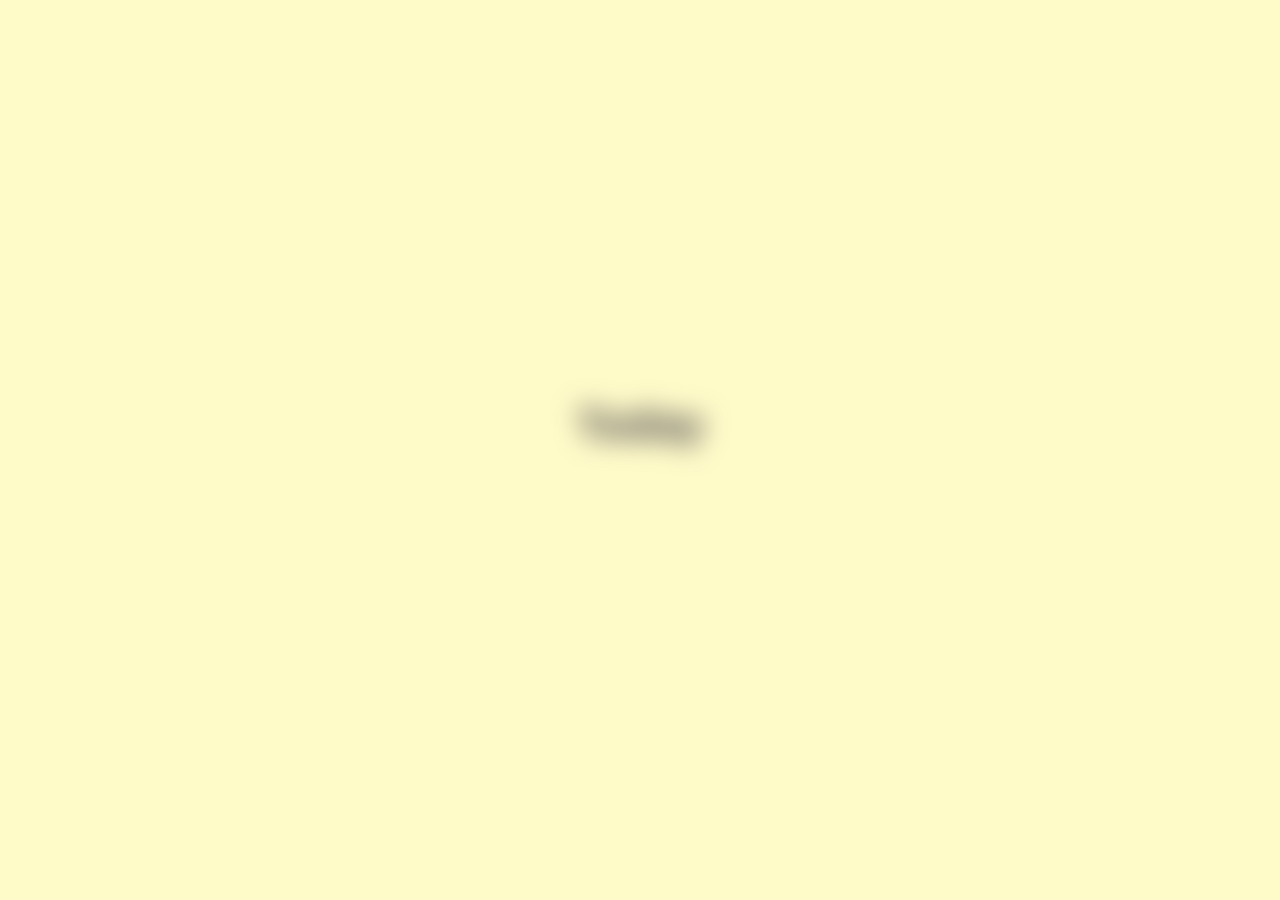
<file: index.html>
<!doctype html>
<html lang="en">
<head>
<meta charset="UTF-8" />
<meta name="viewport" content="width=device-width, initial-scale=1.0" />
<title>Today — Login</title>
<link rel="preconnect" href="https://fonts.googleapis.com" />
<link href="https://fonts.googleapis.com/css2?family=Baloo+2:wght@600&family=Work+Sans:wght@500&family=Poppins:wght@400;500;600&display=swap" rel="stylesheet" />
<style>
  :root {
    --color-bg: #fffbc9;
    --color-card: #fefeff;
    --color-text: #37323e;
    --color-accent: #6198ff;
    --color-border: rgba(55, 50, 62, 0.1);
  }

  * { box-sizing: border-box; }

  body {
    margin: 0;
    min-height: 100vh;
    background: var(--color-bg);
    display: flex;
    flex-direction: column;
    align-items: center;
    overflow: hidden;
    position: relative;
  }

  .header {
    text-align: center;
    padding: 0 24px;
    position: fixed;
    left: 50%;
    width: 100%;
    top: 50%;
    transform: translate(-50%, -50%);
    filter: blur(14px);
    transition: top 900ms cubic-bezier(0.22, 1, 0.36, 1), filter 900ms ease;
    z-index: 1;
  }

  .header.settled { top: 145px; filter: blur(0px); }

  .tagline {
    opacity: 0;
    transition: opacity 400ms ease;
  }

  .tagline.show { opacity: 1; }

  @property --hole {
    syntax: '<percentage>';
    inherits: false;
    initial-value: 0%;
  }

  .landing-overlay {
    position: fixed;
    inset: 0;
    z-index: 50;
    pointer-events: none;
    overflow: hidden;
  }

  .sky {
    position: absolute;
    inset: 0;
    background-image: url('assets/landing-sky.jpg');
    background-size: cover;
    background-position: center;
    transform: scale(1);
    opacity: 1;
    --hole: 0%;
    -webkit-mask-image: radial-gradient(circle at 50% 42%, transparent var(--hole), #000 calc(var(--hole) + 20%));
    mask-image: radial-gradient(circle at 50% 42%, transparent var(--hole), #000 calc(var(--hole) + 20%));
    transition: transform 500ms ease-in, --hole 1400ms cubic-bezier(0.4, 0, 0.2, 1), opacity 300ms ease 1300ms;
  }

  .landing-overlay.zoom .sky { transform: scale(1.18); }

  /* Clouds dissolve outward from the centre, leaving residual pieces
     lingering near the edges before the final opacity cleanup. */
  .landing-overlay.dissolve .sky { --hole: 85%; opacity: 0; }

  .header h1 {
    font-family: "Baloo 2", sans-serif;
    font-weight: 600;
    font-size: 48px;
    color: var(--color-text);
    margin: 0;
    clip-path: inset(0 0 0 42%);
    transition: clip-path 1400ms cubic-bezier(0.4, 0, 0.2, 1);
  }

  .header.reveal h1 { clip-path: inset(0 0 0 0%); }

  .header p {
    font-family: "Work Sans", sans-serif;
    font-weight: 500;
    font-size: 16px;
    letter-spacing: 1.28px;
    color: var(--color-text);
    margin: 12px 0 0;
  }

  .card {
    background: var(--color-card);
    width: min(376px, calc(100% - 32px));
    border-radius: 30px 30px 0 0;
    margin-top: 60px;
    padding: 40px 26px 48px;
    position: fixed;
    left: 50%;
    bottom: 0;
    overflow-y: auto;
    transform: translate(-50%, 120%);
    transition: transform 550ms cubic-bezier(0.16, 1, 0.3, 1), top 400ms ease, height 400ms ease, margin-top 400ms ease;
    z-index: 2;
  }

  .card.in { transform: translate(-50%, 0); }

  /* Register / Forgot Password share this taller card: title + white
     area sit higher than the branded Login card. */
  .card.secondary {
    top: 96px;
    height: calc(100% - 96px);
    margin-top: 0;
  }

  .panel { display: none; flex-direction: column; gap: 20px; width: 100%; }
  .panel.active { display: flex; }

  .panel h2 {
    font-family: "Poppins", sans-serif;
    font-weight: 600;
    font-size: 40px;
    color: var(--color-accent);
    margin: 0 0 6px;
  }

  .field { display: flex; flex-direction: column; gap: 6px; }

  .field label {
    font-family: "Poppins", sans-serif;
    font-size: 14px;
    color: var(--color-accent);
  }

  .field .input-wrap { position: relative; }

  .field input {
    width: 100%;
    height: 40px;
    border: 1px solid var(--color-border);
    border-radius: 12px;
    padding: 8px 16px;
    font-family: "Poppins", sans-serif;
    font-size: 14px;
    color: var(--color-text);
    background: var(--color-card);
  }

  .field input:focus { outline: none; border-color: var(--color-accent); }
  .field input.invalid { border-color: #e0665f; }

  .field-error {
    display: none;
    font-family: "Poppins", sans-serif;
    font-size: 12px;
    color: #e0665f;
    margin-top: 2px;
  }
  .field-error.show { display: block; }

  .eye-toggle {
    position: absolute;
    right: 12px;
    top: 50%;
    transform: translateY(-50%);
    background: none;
    border: none;
    cursor: pointer;
    padding: 4px;
    color: var(--color-text);
    display: flex;
  }

  .row {
    display: flex;
    justify-content: space-between;
    align-items: center;
    font-family: "Poppins", sans-serif;
    font-size: 14px;
  }

  .remember { display: flex; align-items: center; gap: 6px; color: var(--color-text); }
  .remember input { width: 18px; height: 18px; }

  .agree-row {
    display: flex;
    align-items: flex-start;
    gap: 8px;
    font-family: "Poppins", sans-serif;
    font-size: 14px;
    color: var(--color-text);
  }
  .agree-row input { width: 18px; height: 18px; margin-top: 1px; flex-shrink: 0; }
  .agree-row .accent { color: var(--color-accent); }

  a.link, .link-btn {
    color: var(--color-accent);
    text-decoration: none;
    font-family: "Poppins", sans-serif;
    font-weight: 500;
    font-size: 14px;
    background: none;
    border: none;
    cursor: pointer;
    padding: 0;
  }

  .link-btn--centered { align-self: center; margin-top: 8px; }

  .otp-row { display: flex; justify-content: space-between; align-items: center; }
  .otp-row .send { font-family: "Poppins", sans-serif; font-weight: 500; font-size: 14px; color: var(--color-text); background: none; border: none; cursor: pointer; padding: 0; }
  .otp-row .resend { font-size: 13px; color: var(--color-accent); }

  .btn {
    height: 48px;
    border-radius: 4px;
    border: none;
    font-family: "Poppins", sans-serif;
    font-weight: 600;
    font-size: 14px;
    cursor: pointer;
  }

  .btn-primary { background: var(--color-accent); color: var(--color-card); }
  .btn-ghost { background: transparent; color: var(--color-accent); }
  .btn-quiet { background: transparent; color: var(--color-text); font-size: 12px; }

  .actions { display: flex; flex-direction: column; gap: 4px; }
</style>
</head>
<body>
  <div class="landing-overlay" id="landing-overlay">
    <div class="sky" id="sky"></div>
  </div>

  <div class="header" id="header">
    <h1>Today</h1>
    <p class="tagline" id="tagline">STOP DOOMSCROLLING<br />START DOING</p>
  </div>

  <div class="card" id="card">
    <form class="panel active" id="login-panel">
      <h2>Login</h2>
      <div class="field">
        <label for="login-email">Email</label>
        <div class="input-wrap"><input id="login-email" type="email" /></div>
        <span class="field-error" id="login-email-error">Enter a valid email address.</span>
      </div>
      <div class="field">
        <label for="login-password">Password</label>
        <div class="input-wrap">
          <input id="login-password" type="password" />
          <button type="button" class="eye-toggle" data-target="login-password" aria-label="Show password">
            <svg width="20" height="20" viewBox="0 0 24 24" fill="none" stroke="currentColor" stroke-width="1.6"><path d="M2 12s3.5-7 10-7 10 7 10 7-3.5 7-10 7-10-7-10-7Z"/><circle cx="12" cy="12" r="3"/></svg>
          </button>
        </div>
        <span class="field-error" id="login-password-error">Enter your password.</span>
      </div>
      <div class="row">
        <label class="remember"><input type="checkbox" />Remember me</label>
        <button type="button" class="link-btn" data-goto="forgot-panel">Forgot Password</button>
      </div>
      <div class="actions">
        <button type="submit" class="btn btn-primary">Login</button>
        <button type="button" class="btn btn-ghost" data-goto="register-panel">Register</button>
        <button type="button" class="btn btn-quiet" id="guest-btn">Continue as Guest</button>
      </div>
    </form>

    <form class="panel" id="forgot-panel">
      <h2>Forgot Password</h2>
      <div class="field">
        <label for="forgot-email">Email</label>
        <div class="input-wrap"><input id="forgot-email" type="email" /></div>
      </div>
      <div class="otp-row">
        <button type="button" class="send" id="send-otp">Send OTP</button>
        <span class="resend" id="resend-timer"></span>
      </div>
      <div class="field">
        <label for="otp">OTP</label>
        <div class="input-wrap"><input id="otp" type="text" inputmode="numeric" /></div>
      </div>
      <div class="actions">
        <button type="submit" class="btn btn-primary">Verify</button>
        <button type="button" class="link-btn link-btn--centered" data-goto="login-panel">Back to Login</button>
      </div>
    </form>

    <form class="panel" id="register-panel">
      <h2>Register</h2>
      <div class="field">
        <label for="register-name">Name</label>
        <div class="input-wrap"><input id="register-name" type="text" /></div>
      </div>
      <div class="field">
        <label for="register-email">Email</label>
        <div class="input-wrap"><input id="register-email" type="email" /></div>
        <span class="field-error" id="register-email-error">Enter a valid email address.</span>
      </div>
      <div class="field">
        <label for="register-password">Password</label>
        <div class="input-wrap">
          <input id="register-password" type="password" />
          <button type="button" class="eye-toggle" data-target="register-password" aria-label="Show password">
            <svg width="20" height="20" viewBox="0 0 24 24" fill="none" stroke="currentColor" stroke-width="1.6"><path d="M2 12s3.5-7 10-7 10 7 10 7-3.5 7-10 7-10-7-10-7Z"/><circle cx="12" cy="12" r="3"/></svg>
          </button>
        </div>
        <span class="field-error" id="register-password-error">Password must be at least 8 characters.</span>
      </div>
      <div class="field">
        <label for="register-confirm">Confirm Password</label>
        <div class="input-wrap">
          <input id="register-confirm" type="password" />
          <button type="button" class="eye-toggle" data-target="register-confirm" aria-label="Show password">
            <svg width="20" height="20" viewBox="0 0 24 24" fill="none" stroke="currentColor" stroke-width="1.6"><path d="M2 12s3.5-7 10-7 10 7 10 7-3.5 7-10 7-10-7-10-7Z"/><circle cx="12" cy="12" r="3"/></svg>
          </button>
        </div>
        <span class="field-error" id="register-confirm-error">Passwords don't match.</span>
      </div>
      <label class="agree-row">
        <input type="checkbox" />
        <span>I <span class="accent">agree</span> to all terms and conditions</span>
      </label>
      <div class="actions">
        <button type="submit" class="btn btn-primary">Register</button>
        <button type="button" class="link-btn link-btn--centered" data-goto="login-panel">Login</button>
      </div>
    </form>

    <form class="panel" id="reset-panel">
      <h2>Reset Password</h2>
      <div class="field">
        <label for="reset-password">Password</label>
        <div class="input-wrap">
          <input id="reset-password" type="password" />
          <button type="button" class="eye-toggle" data-target="reset-password" aria-label="Show password">
            <svg width="20" height="20" viewBox="0 0 24 24" fill="none" stroke="currentColor" stroke-width="1.6"><path d="M2 12s3.5-7 10-7 10 7 10 7-3.5 7-10 7-10-7-10-7Z"/><circle cx="12" cy="12" r="3"/></svg>
          </button>
        </div>
      </div>
      <div class="field">
        <label for="reset-confirm">Confirm Password</label>
        <div class="input-wrap">
          <input id="reset-confirm" type="password" />
          <button type="button" class="eye-toggle" data-target="reset-confirm" aria-label="Show password">
            <svg width="20" height="20" viewBox="0 0 24 24" fill="none" stroke="currentColor" stroke-width="1.6"><path d="M2 12s3.5-7 10-7 10 7 10 7-3.5 7-10 7-10-7-10-7Z"/><circle cx="12" cy="12" r="3"/></svg>
          </button>
        </div>
      </div>
      <div class="actions">
        <button type="submit" class="btn btn-primary">Submit</button>
      </div>
    </form>
  </div>

<script>
  const card = document.getElementById('card');
  const overlay = document.getElementById('landing-overlay');
  const header = document.getElementById('header');
  const tagline = document.getElementById('tagline');

  setTimeout(() => overlay.classList.add('zoom'), 200);       // 0.2s: sky illustration zooms in, still whole (500ms)
  setTimeout(() => {                                          // 0.7s: clouds dissolve outward from centre while
    overlay.classList.add('dissolve');                        //       "Weekend" reveals left-to-right, in sync (1400ms)
    header.classList.add('reveal');
  }, 700);
  setTimeout(() => overlay.remove(), 2350);                    // 2.35s: dissolve finished, drop the overlay from the DOM
  setTimeout(() => header.classList.add('settled'), 2500);     // 2.5s: blurry centered logo rises + sharpens together (900ms)
  setTimeout(() => tagline.classList.add('show'), 3400);       // 3.4s: tagline fades in once logo has settled
  setTimeout(() => card.classList.add('in'), 3800);            // 3.8s: login card rises into place

  document.querySelectorAll('.eye-toggle').forEach(btn => {
    btn.addEventListener('click', () => {
      const input = document.getElementById(btn.dataset.target);
      input.type = input.type === 'password' ? 'text' : 'password';
    });
  });

  function setPanel(id) {
    document.querySelectorAll('.panel').forEach(p => p.classList.remove('active'));
    document.getElementById(id).classList.add('active');
    card.classList.toggle('secondary', id !== 'login-panel');
  }

  document.querySelectorAll('[data-goto]').forEach(btn => {
    btn.addEventListener('click', () => setPanel(btn.dataset.goto));
  });

  let resendTimer = null;
  document.getElementById('send-otp').addEventListener('click', () => {
    let seconds = 59;
    const label = document.getElementById('resend-timer');
    clearInterval(resendTimer);
    label.textContent = `Resend in ${seconds}s`;
    resendTimer = setInterval(() => {
      seconds -= 1;
      label.textContent = seconds > 0 ? `Resend in ${seconds}s` : '';
      if (seconds <= 0) clearInterval(resendTimer);
    }, 1000);
  });

  function isValidEmail(value) {
    return /^[^\s@]+@[^\s@]+\.[^\s@]+$/.test(value);
  }

  function setFieldError(inputEl, errorEl, hasError) {
    inputEl.classList.toggle('invalid', hasError);
    errorEl.classList.toggle('show', hasError);
  }

  document.getElementById('login-panel').addEventListener('submit', e => {
    e.preventDefault();
    const email = document.getElementById('login-email');
    const password = document.getElementById('login-password');
    const emailError = document.getElementById('login-email-error');
    const passwordError = document.getElementById('login-password-error');

    const emailValid = isValidEmail(email.value);
    const passwordValid = password.value.length > 0;
    setFieldError(email, emailError, !emailValid);
    setFieldError(password, passwordError, !passwordValid);

    if (emailValid && passwordValid) window.location.href = 'home-single.html';
  });
  document.getElementById('guest-btn').addEventListener('click', () => { window.location.href = 'home-single.html'; });
  document.getElementById('forgot-panel').addEventListener('submit', e => { e.preventDefault(); setPanel('reset-panel'); });
  document.getElementById('register-panel').addEventListener('submit', e => {
    e.preventDefault();
    const email = document.getElementById('register-email');
    const password = document.getElementById('register-password');
    const confirm = document.getElementById('register-confirm');
    const emailError = document.getElementById('register-email-error');
    const passwordError = document.getElementById('register-password-error');
    const confirmError = document.getElementById('register-confirm-error');

    const emailValid = isValidEmail(email.value);
    const passwordValid = password.value.length >= 8;
    const confirmValid = confirm.value.length > 0 && confirm.value === password.value;

    setFieldError(email, emailError, !emailValid);
    setFieldError(password, passwordError, !passwordValid);
    setFieldError(confirm, confirmError, !confirmValid);

    if (emailValid && passwordValid && confirmValid) window.location.href = 'home-single.html';
  });
  document.getElementById('reset-panel').addEventListener('submit', e => { e.preventDefault(); setPanel('login-panel'); });
</script>
</body>
</html>
</file>
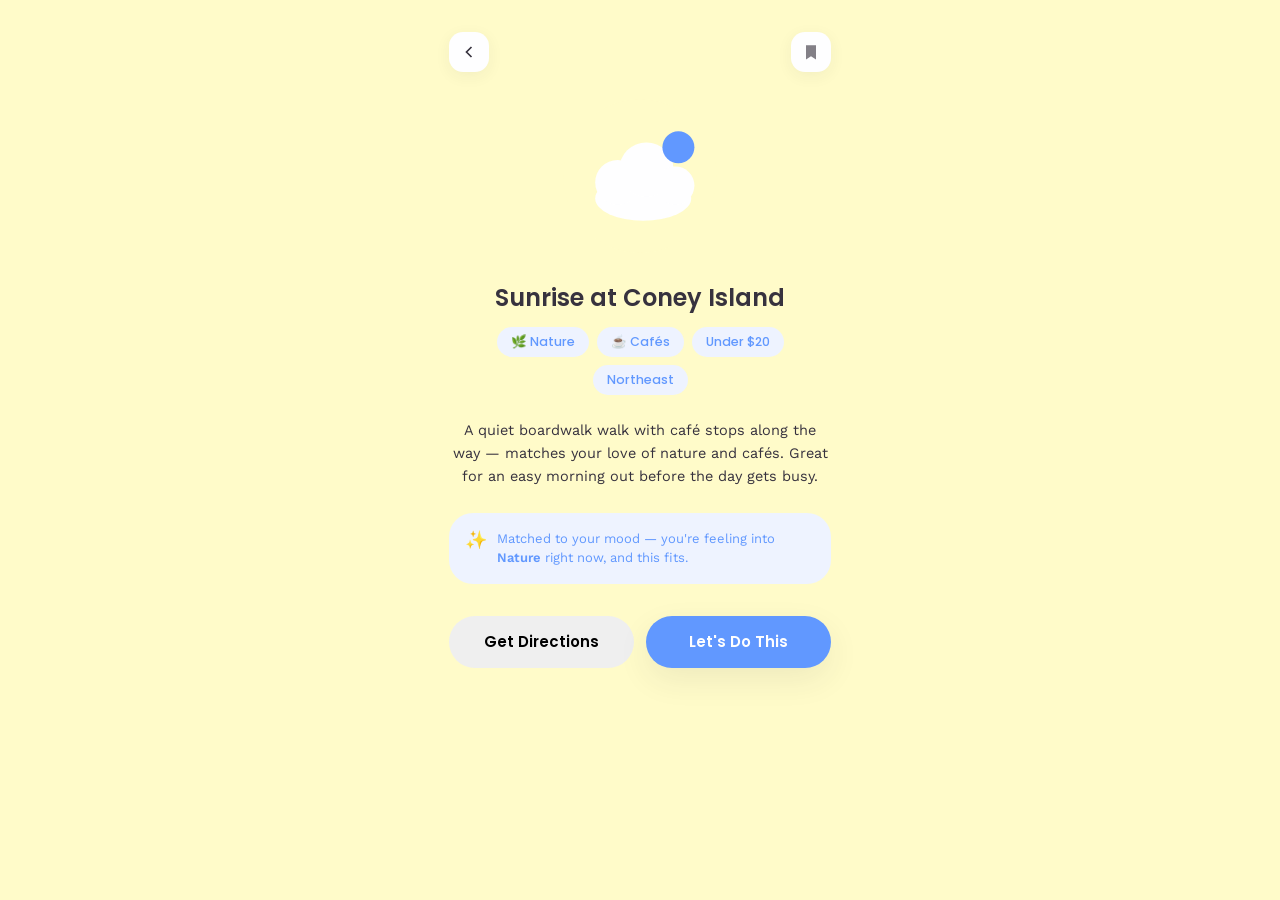
<file: activity-detail.html>
<!doctype html>
<html lang="en">
<head>
<meta charset="UTF-8" />
<meta name="viewport" content="width=device-width, initial-scale=1.0" />
<title>Today — Activity</title>
<link rel="stylesheet" href="style.css" />
<style>
  .screen { padding-bottom: var(--space-6); }

  .detail-topbar { display: flex; align-items: center; justify-content: space-between; margin-bottom: var(--space-5); }
  .back-btn {
    width: 40px; height: 40px;
    display: flex; align-items: center; justify-content: center;
    background: var(--color-card);
    border-radius: 14px;
    box-shadow: var(--shadow-card);
    border: none;
    cursor: pointer;
  }
  .back-btn svg { width: 20px; height: 20px; color: var(--color-text); }

  .save-toggle {
    width: 40px; height: 40px;
    display: flex; align-items: center; justify-content: center;
    background: var(--color-card);
    border-radius: 14px;
    box-shadow: var(--shadow-card);
    border: none;
    cursor: pointer;
    color: var(--color-text-soft);
  }
  .save-toggle.saved { color: var(--color-accent); }
  .save-toggle svg { width: 20px; height: 20px; }

  .detail-hero { width: 160px; height: 160px; margin: 0 auto var(--space-5); }
  .detail-hero svg { width: 100%; height: 100%; }

  .detail-title { font-family: var(--font-heading); font-weight: 600; font-size: 24px; text-align: center; margin: 0 0 var(--space-3); }

  .detail-tags { display: flex; flex-wrap: wrap; gap: 8px; justify-content: center; margin-bottom: var(--space-5); }
  .detail-tag { padding: 6px 14px; border-radius: var(--radius-pill); background: var(--color-accent-soft); color: var(--color-accent); font-family: var(--font-heading); font-size: 12.5px; font-weight: 500; }

  .detail-desc { font-size: 14.5px; line-height: 1.6; color: var(--color-text); text-align: center; margin: 0 0 var(--space-5); }

  .why-card {
    background: var(--color-accent-soft);
    border-radius: var(--radius-md);
    padding: var(--space-4);
    margin-bottom: var(--space-6);
    display: flex;
    gap: 10px;
    align-items: flex-start;
  }
  .why-card .why-icon { font-size: 18px; flex-shrink: 0; }
  .why-card p { margin: 0; font-size: 13px; color: var(--color-accent); line-height: 1.5; text-align: left; }
  .why-card strong { font-weight: 600; }

  .detail-actions { display: flex; gap: var(--space-3); }
</style>
</head>
<body>
  <div class="screen">
    <div class="detail-topbar">
      <button class="back-btn" id="back-btn" aria-label="Back">
        <svg viewBox="0 0 24 24" fill="none" stroke="currentColor" stroke-width="2"><path d="M15 18l-6-6 6-6"/></svg>
      </button>
      <button class="save-toggle" id="save-toggle" aria-label="Save">
        <svg viewBox="0 0 24 24" fill="currentColor"><path d="M6 4h12v17l-6-4-6 4z"/></svg>
      </button>
    </div>

    <div class="detail-hero" id="detail-hero"></div>

    <h1 class="detail-title" id="detail-title"></h1>

    <div class="detail-tags" id="detail-tags"></div>

    <p class="detail-desc" id="detail-desc"></p>

    <div class="why-card">
      <span class="why-icon">✨</span>
      <p id="why-text"></p>
    </div>

    <div class="detail-actions">
      <button class="btn btn-outline flex1" id="directions-btn">Get Directions</button>
      <button class="btn btn-primary flex1" id="lets-do-this-btn">Let's Do This</button>
    </div>
  </div>

  <script>
    const fallback = {
      icon: '<ellipse cx="52" cy="64" rx="30" ry="14" fill="#fefeff"/><circle cx="36" cy="54" r="14" fill="#fefeff"/><circle cx="54" cy="46" r="17" fill="#fefeff"/><circle cx="72" cy="56" r="12" fill="#fefeff"/><circle cx="74" cy="32" r="10" fill="#6198ff"/>',
      title: 'Sunrise at Coney Island',
      desc: 'A quiet boardwalk walk with café stops along the way — matches your love of nature and cafés. Great for an easy morning out before the day gets busy.',
      tags: ['🌿 Nature', '☕ Cafés', 'Under $20', 'Northeast']
    };

    const stored = sessionStorage.getItem('todayPick');
    const pick = stored ? JSON.parse(stored) : fallback;

    document.getElementById('detail-hero').innerHTML = `<svg viewBox="0 0 100 100"><circle cx="50" cy="50" r="48" fill="#fffbc9"/>${pick.icon}</svg>`;
    document.getElementById('detail-title').textContent = pick.title;
    document.getElementById('detail-desc').textContent = pick.desc;
    document.getElementById('detail-tags').innerHTML = pick.tags.map(t => `<span class="detail-tag">${t}</span>`).join('');

    const topTag = pick.tags.find(t => /[a-zA-Z]/.test(t)) || pick.tags[0];
    document.getElementById('why-text').innerHTML = `Matched to your mood — you're feeling into <strong>${topTag.replace(/^[^\w]+/, '')}</strong> right now, and this fits.`;

    document.getElementById('back-btn').addEventListener('click', () => history.back());
    document.getElementById('directions-btn').addEventListener('click', () => { window.location.href = 'directions.html'; });

    const saveToggle = document.getElementById('save-toggle');
    saveToggle.addEventListener('click', () => saveToggle.classList.toggle('saved'));

    document.getElementById('lets-do-this-btn').addEventListener('click', () => {
      localStorage.setItem('ongoingActivity', JSON.stringify(pick));
      window.location.href = 'home-single.html';
    });
  </script>
</body>
</html>
</file>
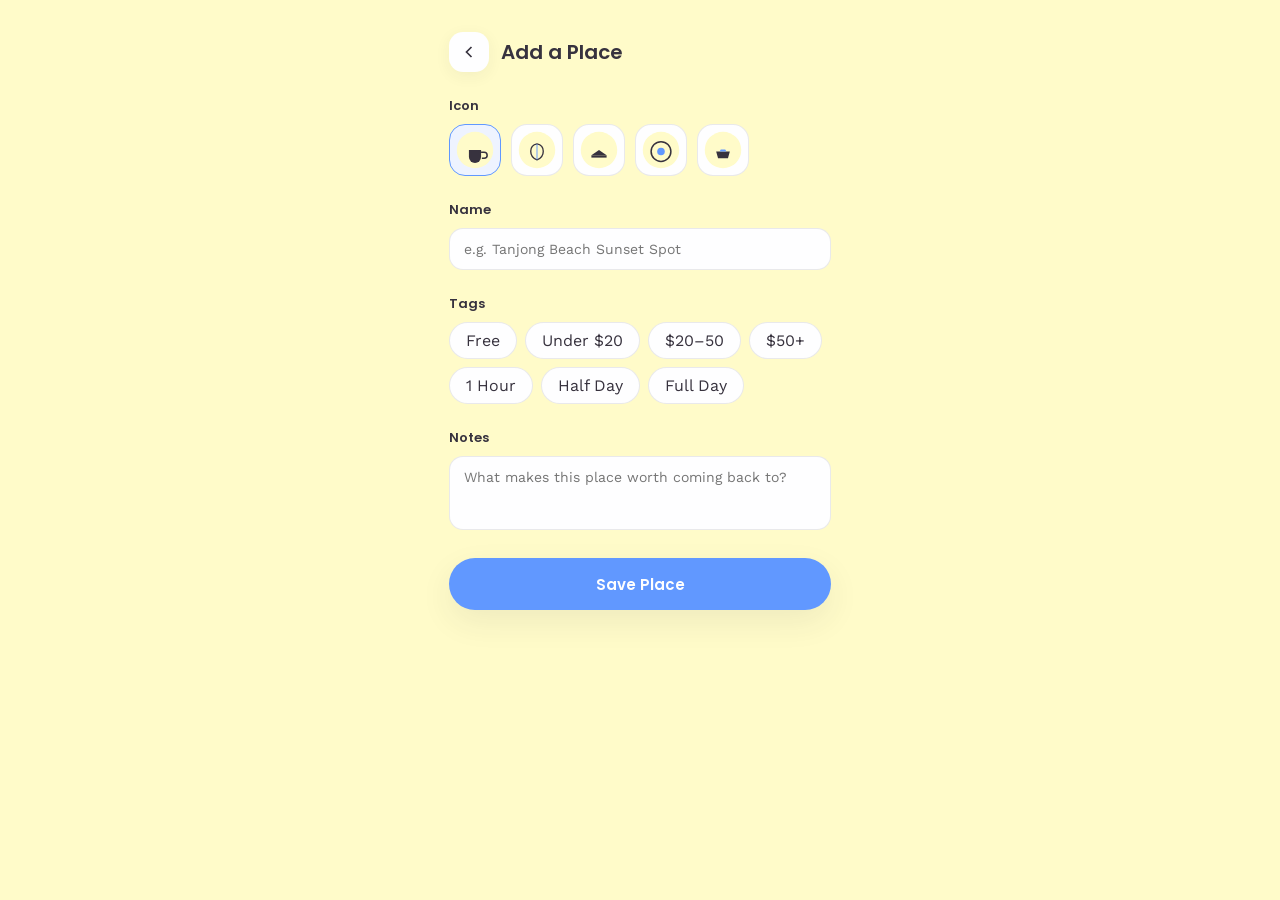
<file: add-place.html>
<!doctype html>
<html lang="en">
<head>
<meta charset="UTF-8" />
<meta name="viewport" content="width=device-width, initial-scale=1.0" />
<title>Today — Add a Place</title>
<link rel="stylesheet" href="style.css" />
<style>
  .screen { padding-bottom: var(--space-6); }

  .detail-topbar { display: flex; align-items: center; gap: var(--space-3); margin-bottom: var(--space-5); }
  .back-btn {
    width: 40px; height: 40px;
    display: flex; align-items: center; justify-content: center;
    background: var(--color-card);
    border-radius: 14px;
    box-shadow: var(--shadow-card);
    border: none;
    cursor: pointer;
    flex-shrink: 0;
  }
  .back-btn svg { width: 20px; height: 20px; color: var(--color-text); }
  .detail-topbar h1 { font-family: var(--font-heading); font-weight: 600; font-size: 20px; margin: 0; text-align: left; }

  .field-group { margin-bottom: var(--space-5); }
  .field-label { font-family: var(--font-heading); font-size: 13px; font-weight: 600; color: var(--color-text); margin-bottom: 8px; display: block; }

  .field-group input[type="text"],
  .field-group textarea {
    width: 100%;
    border: 1px solid var(--color-border);
    border-radius: var(--radius-sm);
    padding: 12px 14px;
    font-family: var(--font-body);
    font-size: 14px;
    color: var(--color-text);
    background: var(--color-card);
    resize: none;
  }
  .field-group input[type="text"]:focus, .field-group textarea:focus { outline: none; border-color: var(--color-accent); }

  .icon-picker { display: flex; gap: 10px; }
  .icon-option {
    width: 52px; height: 52px;
    border-radius: 16px;
    background: var(--color-card);
    border: 1.5px solid var(--color-border);
    cursor: pointer;
    padding: 6px;
  }
  .icon-option.selected { border-color: var(--color-accent); background: var(--color-accent-soft); }
  .icon-option svg { width: 100%; height: 100%; }

  .chip-grid { display: flex; flex-wrap: wrap; gap: 8px; }
  .chip {
    padding: 8px 16px;
    border-radius: var(--radius-pill);
    background: var(--color-card);
    border: 1px solid var(--color-border);
    font-family: var(--font-heading);
    font-size: 13px;
    font-weight: 500;
    color: var(--color-text);
    cursor: pointer;
  }
  .chip.selected { background: var(--color-accent); border-color: var(--color-accent); color: var(--color-card); }
</style>
</head>
<body>
  <div class="screen">
    <div class="detail-topbar">
      <button class="back-btn" id="back-btn" aria-label="Back">
        <svg viewBox="0 0 24 24" fill="none" stroke="currentColor" stroke-width="2"><path d="M15 18l-6-6 6-6"/></svg>
      </button>
      <h1>Add a Place</h1>
    </div>

    <form id="add-form">
      <div class="field-group">
        <label class="field-label">Icon</label>
        <div class="icon-picker" id="icon-picker">
          <button type="button" class="icon-option selected" data-category="Cafés" data-icon='<path d="M-16,-4 h32 v18 a16,16 0 0 1 -16,16 a16,16 0 0 1 -16,-16 Z" fill="#37323e" transform="translate(50,54)"/><path d="M16,2 h8 a8,8 0 0 1 0,16 h-6" fill="none" stroke="#37323e" stroke-width="4" transform="translate(50,54)"/>'>
            <svg viewBox="0 0 100 100"><circle cx="50" cy="50" r="48" fill="#fffbc9"/><path d="M-16,-4 h32 v18 a16,16 0 0 1 -16,16 a16,16 0 0 1 -16,-16 Z" fill="#37323e" transform="translate(50,54)"/><path d="M16,2 h8 a8,8 0 0 1 0,16 h-6" fill="none" stroke="#37323e" stroke-width="4" transform="translate(50,54)"/></svg>
          </button>
          <button type="button" class="icon-option" data-category="Nature" data-icon='<path d="M0,-20 C22,-16 22,14 0,22 C-22,14 -22,-16 0,-20 Z" fill="none" stroke="#37323e" stroke-width="3.5" transform="translate(50,54)"/><path d="M0,-18 L0,20" stroke="#6198ff" stroke-width="2.5" stroke-linecap="round" transform="translate(50,54)"/>'>
            <svg viewBox="0 0 100 100"><circle cx="50" cy="50" r="48" fill="#fffbc9"/><path d="M0,-20 C22,-16 22,14 0,22 C-22,14 -22,-16 0,-20 Z" fill="none" stroke="#37323e" stroke-width="3.5" transform="translate(50,54)"/><path d="M0,-18 L0,20" stroke="#6198ff" stroke-width="2.5" stroke-linecap="round" transform="translate(50,54)"/></svg>
          </button>
          <button type="button" class="icon-option" data-category="Museums" data-icon='<path d="M-20,10 L0,-4 L20,10 Z" fill="#37323e" transform="translate(50,54)"/><rect x="30" y="64" width="40" height="6" fill="#37323e"/>'>
            <svg viewBox="0 0 100 100"><circle cx="50" cy="50" r="48" fill="#fffbc9"/><path d="M-20,10 L0,-4 L20,10 Z" fill="#37323e" transform="translate(50,54)"/><rect x="30" y="64" width="40" height="6" fill="#37323e"/></svg>
          </button>
          <button type="button" class="icon-option" data-category="Hidden Gems" data-icon='<circle cx="50" cy="54" r="26" fill="none" stroke="#37323e" stroke-width="4"/><circle cx="50" cy="54" r="10" fill="#6198ff"/>'>
            <svg viewBox="0 0 100 100"><circle cx="50" cy="50" r="48" fill="#fffbc9"/><circle cx="50" cy="54" r="26" fill="none" stroke="#37323e" stroke-width="4"/><circle cx="50" cy="54" r="10" fill="#6198ff"/></svg>
          </button>
          <button type="button" class="icon-option" data-category="Picnics" data-icon='<path d="M-18,0 L18,0 L13,18 L-13,18 Z" fill="#37323e" transform="translate(50,54)"/><path d="M-9,0 L9,0 L6,-5 L-6,-5 Z" fill="#6198ff" transform="translate(50,54)"/>'>
            <svg viewBox="0 0 100 100"><circle cx="50" cy="50" r="48" fill="#fffbc9"/><path d="M-18,0 L18,0 L13,18 L-13,18 Z" fill="#37323e" transform="translate(50,54)"/><path d="M-9,0 L9,0 L6,-5 L-6,-5 Z" fill="#6198ff" transform="translate(50,54)"/></svg>
          </button>
        </div>
      </div>

      <div class="field-group">
        <label class="field-label" for="place-name">Name</label>
        <input type="text" id="place-name" placeholder="e.g. Tanjong Beach Sunset Spot" required />
      </div>

      <div class="field-group">
        <label class="field-label">Tags</label>
        <div class="chip-grid" id="tag-picker">
          <button type="button" class="chip" data-tag="Free">Free</button>
          <button type="button" class="chip" data-tag="Under $20">Under $20</button>
          <button type="button" class="chip" data-tag="$20–50">$20–50</button>
          <button type="button" class="chip" data-tag="$50+">$50+</button>
          <button type="button" class="chip" data-tag="1 Hour">1 Hour</button>
          <button type="button" class="chip" data-tag="Half Day">Half Day</button>
          <button type="button" class="chip" data-tag="Full Day">Full Day</button>
        </div>
      </div>

      <div class="field-group">
        <label class="field-label" for="place-notes">Notes</label>
        <textarea id="place-notes" rows="3" placeholder="What makes this place worth coming back to?"></textarea>
      </div>

      <button type="submit" class="btn btn-primary btn-block">Save Place</button>
    </form>
  </div>

  <script>
    document.getElementById('back-btn').addEventListener('click', () => history.back());

    const iconPicker = document.getElementById('icon-picker');
    iconPicker.querySelectorAll('.icon-option').forEach(opt => {
      opt.addEventListener('click', () => {
        iconPicker.querySelectorAll('.icon-option').forEach(o => o.classList.remove('selected'));
        opt.classList.add('selected');
      });
    });

    const tagPicker = document.getElementById('tag-picker');
    tagPicker.querySelectorAll('.chip').forEach(chip => {
      chip.addEventListener('click', () => chip.classList.toggle('selected'));
    });

    document.getElementById('add-form').addEventListener('submit', (e) => {
      e.preventDefault();
      const selectedIcon = iconPicker.querySelector('.icon-option.selected');
      const name = document.getElementById('place-name').value.trim();
      const notes = document.getElementById('place-notes').value.trim();
      const tags = Array.from(tagPicker.querySelectorAll('.chip.selected')).map(c => c.dataset.tag);

      if (!name) return;

      const newPlace = {
        icon: selectedIcon.dataset.icon,
        title: name,
        desc: notes || 'Added by you.',
        tags: tags.length ? tags : ['Custom'],
        category: selectedIcon.dataset.category
      };

      const places = JSON.parse(localStorage.getItem('savedPlaces') || '[]');
      places.unshift(newPlace);
      localStorage.setItem('savedPlaces', JSON.stringify(places));
      window.location.href = 'saved.html';
    });
  </script>
</body>
</html>
</file>
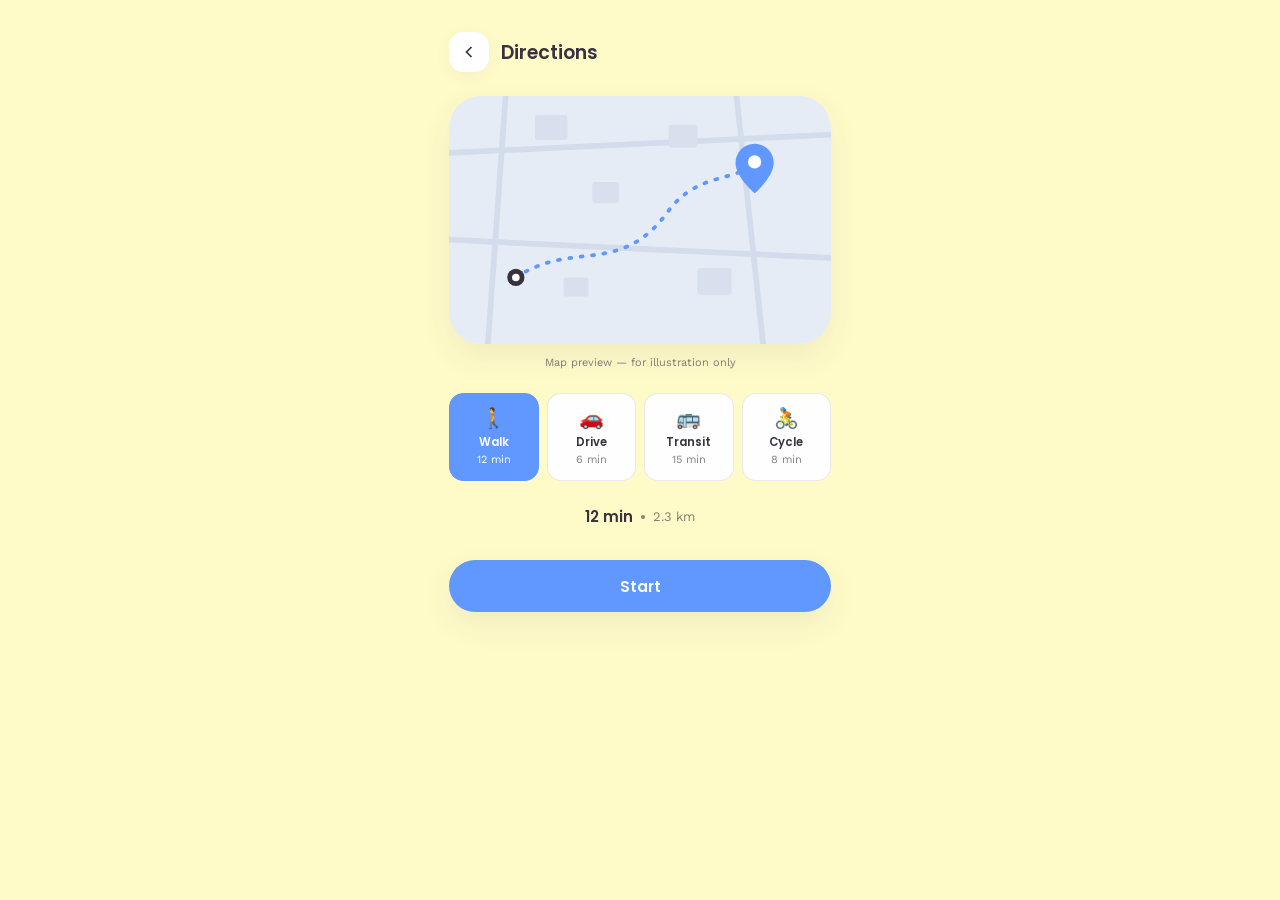
<file: directions.html>
<!doctype html>
<html lang="en">
<head>
<meta charset="UTF-8" />
<meta name="viewport" content="width=device-width, initial-scale=1.0" />
<title>Today — Directions</title>
<link rel="stylesheet" href="style.css" />
<style>
  .screen { padding-bottom: var(--space-6); }

  .detail-topbar { display: flex; align-items: center; gap: var(--space-3); margin-bottom: var(--space-5); }
  .back-btn {
    width: 40px; height: 40px;
    display: flex; align-items: center; justify-content: center;
    background: var(--color-card);
    border-radius: 14px;
    box-shadow: var(--shadow-card);
    border: none;
    cursor: pointer;
    flex-shrink: 0;
  }
  .back-btn svg { width: 20px; height: 20px; color: var(--color-text); }
  .detail-topbar h1 { font-family: var(--font-heading); font-weight: 600; font-size: 19px; margin: 0; text-align: left; }

  .map-frame {
    border-radius: var(--radius-lg);
    overflow: hidden;
    box-shadow: var(--shadow-soft);
    margin-bottom: var(--space-5);
  }
  .map-frame svg { display: block; width: 100%; height: auto; }
  .map-note { font-size: 11px; color: var(--color-text-soft); text-align: center; margin: -12px 0 var(--space-5); }

  .mode-row { display: flex; gap: var(--space-2); margin-bottom: var(--space-5); }
  .mode-card {
    flex: 1;
    background: var(--color-card);
    border: 1.5px solid var(--color-border);
    border-radius: var(--radius-sm);
    padding: 12px 6px 14px;
    text-align: center;
    cursor: pointer;
    transition: transform 150ms var(--ease-standard), background 200ms var(--ease-standard), border-color 200ms var(--ease-standard);
  }
  .mode-card:active { transform: scale(0.96); }
  .mode-card .mode-icon { font-size: 20px; margin-bottom: 4px; }
  .mode-card .mode-name { font-family: var(--font-heading); font-size: 11.5px; font-weight: 600; color: var(--color-text); margin-bottom: 2px; }
  .mode-card .mode-eta { font-size: 11px; color: var(--color-text-soft); }
  .mode-card.selected { background: var(--color-accent); border-color: var(--color-accent); }
  .mode-card.selected .mode-name, .mode-card.selected .mode-eta { color: var(--color-card); }

  .route-summary {
    display: flex;
    align-items: center;
    justify-content: center;
    gap: var(--space-2);
    font-family: var(--font-heading);
    font-size: 15px;
    font-weight: 600;
    color: var(--color-text);
    margin-bottom: var(--space-6);
  }
  .route-summary .dot { width: 4px; height: 4px; border-radius: 50%; background: var(--color-text-soft); }
  .route-summary span.sub { font-family: var(--font-body); font-size: 13px; font-weight: 400; color: var(--color-text-soft); }
</style>
</head>
<body>
  <div class="screen">
    <div class="detail-topbar">
      <button class="back-btn" id="back-btn" aria-label="Back">
        <svg viewBox="0 0 24 24" fill="none" stroke="currentColor" stroke-width="2"><path d="M15 18l-6-6 6-6"/></svg>
      </button>
      <h1 id="dest-title">Directions</h1>
    </div>

    <div class="map-frame">
      <svg viewBox="0 0 400 260" xmlns="http://www.w3.org/2000/svg">
        <rect width="400" height="260" fill="#e6ecf5"/>
        <g stroke="#d3dcea" stroke-width="6" fill="none">
          <path d="M-10,60 L410,40"/>
          <path d="M-10,150 L410,170"/>
          <path d="M60,-10 L40,270"/>
          <path d="M300,-10 L330,270"/>
        </g>
        <g fill="#d8e0ee">
          <rect x="90" y="20" width="34" height="26" rx="3"/>
          <rect x="150" y="90" width="28" height="22" rx="3"/>
          <rect x="230" y="30" width="30" height="24" rx="3"/>
          <rect x="260" y="180" width="36" height="28" rx="3"/>
          <rect x="120" y="190" width="26" height="20" rx="3"/>
        </g>
        <path d="M70,190 C130,150 180,190 230,120 C260,80 300,90 320,70" stroke="#6198ff" stroke-width="4" fill="none" stroke-linecap="round" stroke-dasharray="2 10"/>
        <circle cx="70" cy="190" r="9" fill="#37323e"/>
        <circle cx="70" cy="190" r="4" fill="#fefeff"/>
        <path d="M320,50 C331,50 340,59 340,70 C340,85 320,102 320,102 C320,102 300,85 300,70 C300,59 309,50 320,50 Z" fill="#6198ff"/>
        <circle cx="320" cy="69" r="7" fill="#fefeff"/>
      </svg>
    </div>
    <p class="map-note">Map preview — for illustration only</p>

    <div class="mode-row" id="mode-row">
      <button type="button" class="mode-card selected" data-eta="12 min" data-dist="2.3 km">
        <div class="mode-icon">🚶</div>
        <div class="mode-name">Walk</div>
        <div class="mode-eta">12 min</div>
      </button>
      <button type="button" class="mode-card" data-eta="6 min" data-dist="2.3 km">
        <div class="mode-icon">🚗</div>
        <div class="mode-name">Drive</div>
        <div class="mode-eta">6 min</div>
      </button>
      <button type="button" class="mode-card" data-eta="15 min" data-dist="2.3 km">
        <div class="mode-icon">🚌</div>
        <div class="mode-name">Transit</div>
        <div class="mode-eta">15 min</div>
      </button>
      <button type="button" class="mode-card" data-eta="8 min" data-dist="2.3 km">
        <div class="mode-icon">🚴</div>
        <div class="mode-name">Cycle</div>
        <div class="mode-eta">8 min</div>
      </button>
    </div>

    <div class="route-summary">
      <span id="route-eta">12 min</span>
      <span class="dot"></span>
      <span class="sub" id="route-dist">2.3 km</span>
    </div>

    <button class="btn btn-primary btn-block">Start</button>
  </div>

  <script>
    document.getElementById('back-btn').addEventListener('click', () => history.back());

    const stored = sessionStorage.getItem('todayPick');
    if (stored) {
      const pick = JSON.parse(stored);
      document.getElementById('dest-title').textContent = pick.title;
    }

    const modeCards = document.querySelectorAll('.mode-card');
    modeCards.forEach(card => {
      card.addEventListener('click', () => {
        modeCards.forEach(c => c.classList.remove('selected'));
        card.classList.add('selected');
        document.getElementById('route-eta').textContent = card.dataset.eta;
        document.getElementById('route-dist').textContent = card.dataset.dist;
      });
    });
  </script>
</body>
</html>
</file>
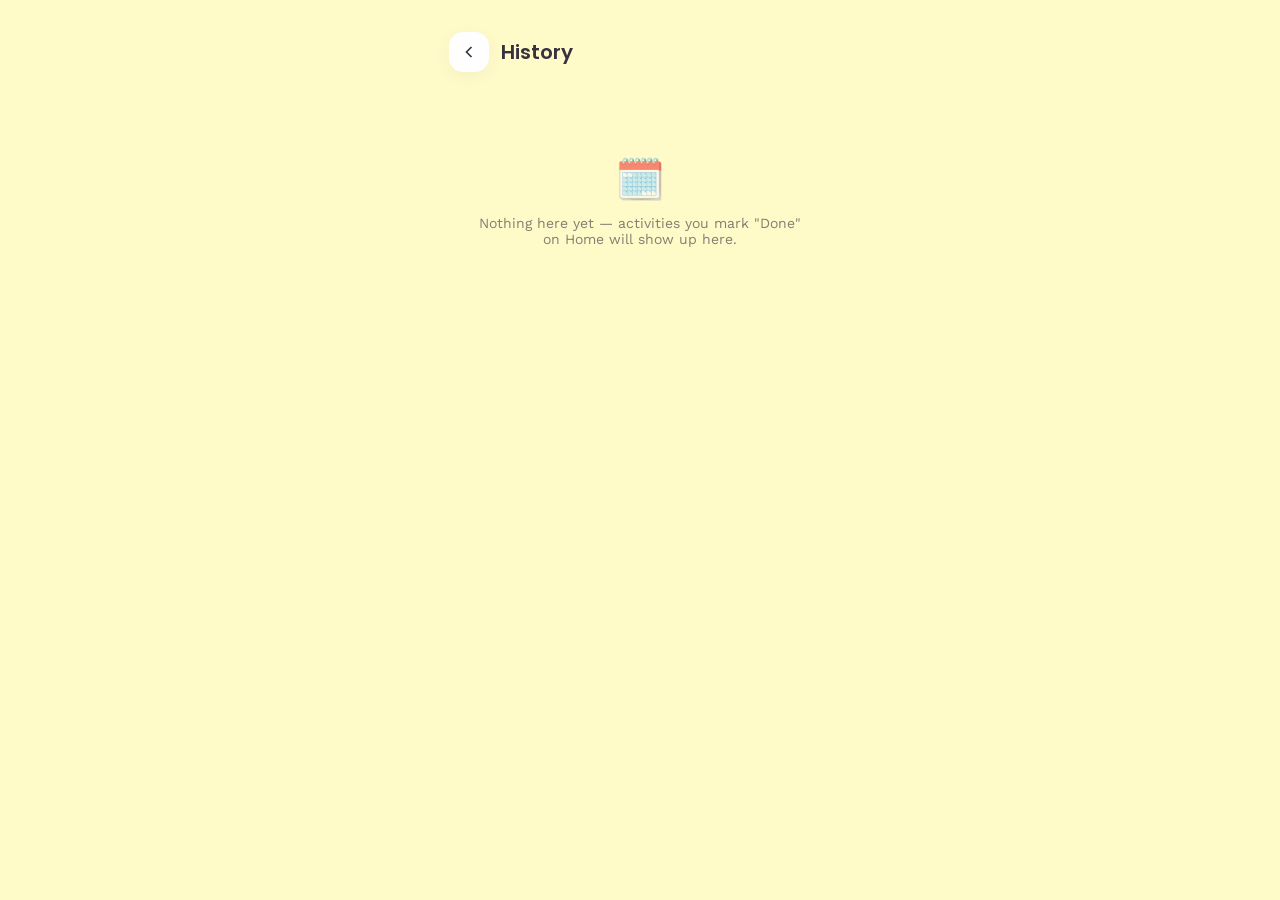
<file: history.html>
<!doctype html>
<html lang="en">
<head>
<meta charset="UTF-8" />
<meta name="viewport" content="width=device-width, initial-scale=1.0" />
<title>Today — History</title>
<link rel="stylesheet" href="style.css" />
<style>
  .screen { padding-bottom: var(--space-6); }

  .detail-topbar { display: flex; align-items: center; gap: var(--space-3); margin-bottom: var(--space-5); }
  .back-btn {
    width: 40px; height: 40px;
    display: flex; align-items: center; justify-content: center;
    background: var(--color-card);
    border-radius: 14px;
    box-shadow: var(--shadow-card);
    border: none;
    cursor: pointer;
    flex-shrink: 0;
  }
  .back-btn svg { width: 20px; height: 20px; color: var(--color-text); }
  .detail-topbar h1 { font-family: var(--font-heading); font-weight: 600; font-size: 20px; margin: 0; text-align: left; }

  .card-list { display: flex; flex-direction: column; gap: var(--space-4); }

  .list-card {
    background: var(--color-card);
    border-radius: var(--radius-md);
    padding: var(--space-4);
    box-shadow: var(--shadow-card);
    display: flex;
    gap: var(--space-4);
    align-items: center;
  }
  .list-icon { width: 52px; height: 52px; flex-shrink: 0; }
  .list-card-body { flex: 1; min-width: 0; }
  .list-card-body h2 { font-family: var(--font-heading); font-weight: 600; font-size: 15px; margin: 0 0 4px; text-align: left; }
  .list-card-body .completed-date { font-size: 11.5px; color: var(--color-text-soft); margin-bottom: 6px; }
  .list-tags { display: flex; flex-wrap: wrap; gap: 6px; }
  .list-tag { padding: 3px 10px; border-radius: var(--radius-pill); background: var(--color-accent-soft); color: var(--color-accent); font-family: var(--font-heading); font-size: 11px; font-weight: 500; }

  .empty-state { text-align: center; padding: 60px 20px; color: var(--color-text-soft); }
  .empty-state .empty-icon { font-size: 40px; margin-bottom: var(--space-3); }
  .empty-state p { font-size: 14px; margin: 0; }
</style>
</head>
<body>
  <div class="screen">
    <div class="detail-topbar">
      <button class="back-btn" id="back-btn" aria-label="Back">
        <svg viewBox="0 0 24 24" fill="none" stroke="currentColor" stroke-width="2"><path d="M15 18l-6-6 6-6"/></svg>
      </button>
      <h1>History</h1>
    </div>

    <div class="card-list" id="history-list"></div>
    <div class="empty-state hidden" id="empty-state">
      <div class="empty-icon">🗓️</div>
      <p>Nothing here yet — activities you mark "Done" on Home will show up here.</p>
    </div>
  </div>

  <script>
    document.getElementById('back-btn').addEventListener('click', () => history.back());

    const list = document.getElementById('history-list');
    const items = JSON.parse(localStorage.getItem('activityHistory') || '[]');

    if (items.length === 0) {
      document.getElementById('empty-state').classList.remove('hidden');
    } else {
      list.innerHTML = items.map(item => {
        const date = new Date(item.completedAt).toLocaleDateString(undefined, { weekday: 'short', day: 'numeric', month: 'short', hour: 'numeric', minute: '2-digit' });
        return `
          <div class="list-card">
            <svg class="list-icon" viewBox="0 0 100 100"><circle cx="50" cy="50" r="48" fill="#fffbc9"/>${item.icon}</svg>
            <div class="list-card-body">
              <h2>${item.title}</h2>
              <div class="completed-date">✓ Done · ${date}</div>
              <div class="list-tags">${item.tags.map(t => `<span class="list-tag">${t}</span>`).join('')}</div>
            </div>
          </div>
        `;
      }).join('');
    }
  </script>
</body>
</html>
</file>
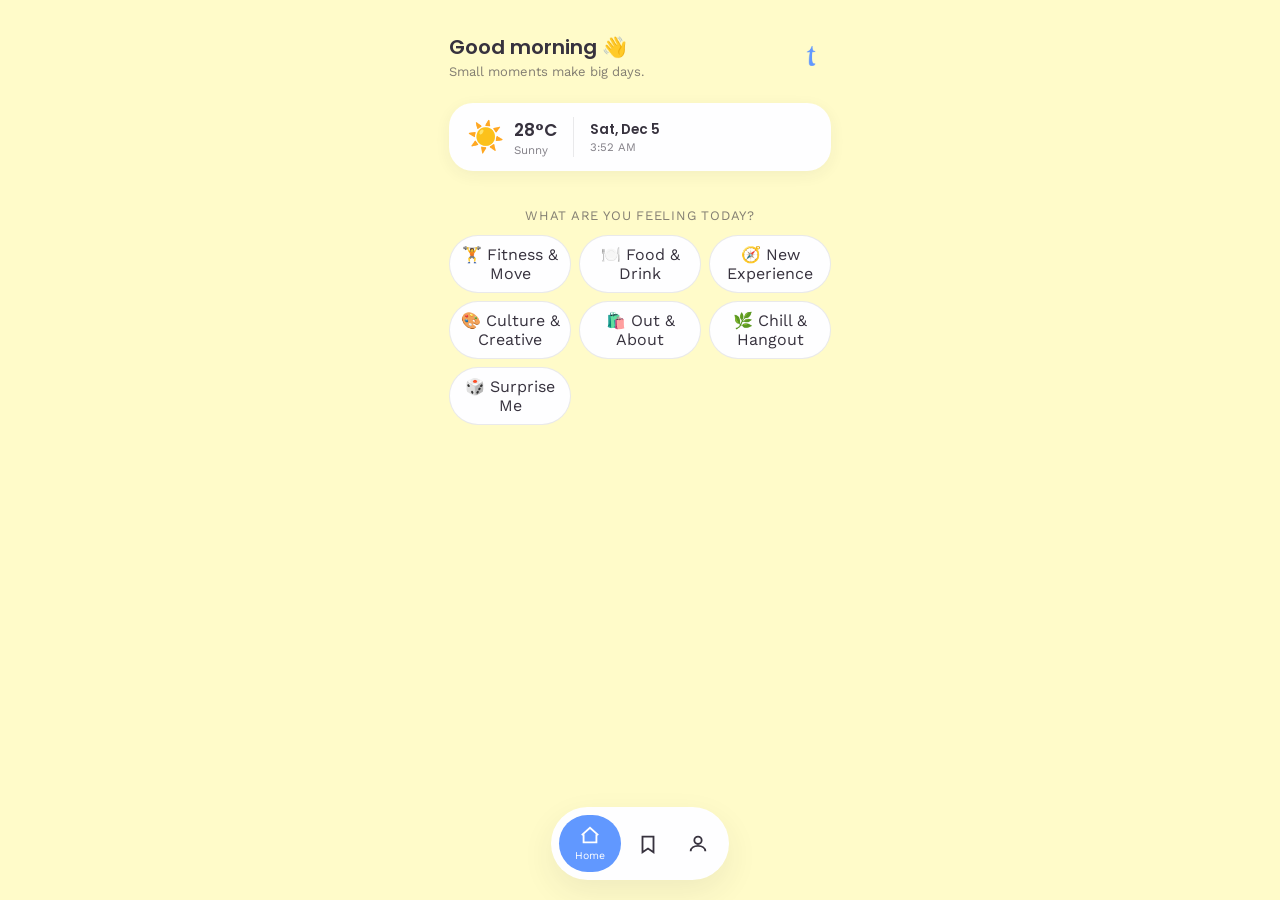
<file: home-single.html>
<!doctype html>
<html lang="en">
<head>
<meta charset="UTF-8" />
<meta name="viewport" content="width=device-width, initial-scale=1.0" />
<title>Today — Home</title>
<link rel="stylesheet" href="style.css" />
<style>
  .screen { padding-bottom: 96px; }

  .greeting { display: flex; align-items: center; justify-content: space-between; margin-bottom: var(--space-5); }
  .greeting-text h1 { font-family: var(--font-heading); font-weight: 600; font-size: 20px; margin: 0 0 2px; text-align: left; }
  .greeting-text p { font-size: 13px; color: var(--color-text-soft); margin: 0; }
  .avatar { width: 40px; height: 40px; border-radius: 14px; }

  /* ---- Today widget: date + time + weather combined -------------------- */
  .today-widget {
    display: flex;
    align-items: center;
    background: var(--color-card);
    border-radius: var(--radius-md);
    box-shadow: var(--shadow-card);
    padding: 14px 18px;
    margin-bottom: var(--space-5);
    gap: 16px;
  }
  .tw-weather { display: flex; align-items: center; gap: 10px; }
  .tw-weather-icon { font-size: 30px; line-height: 1; }
  .tw-temp { font-family: var(--font-heading); font-size: 17px; font-weight: 600; color: var(--color-text); }
  .tw-condition { font-size: 11.5px; color: var(--color-text-soft); }
  .tw-divider { width: 1px; align-self: stretch; background: var(--color-border); }
  .tw-datetime { flex: 1; }
  .tw-date { font-family: var(--font-heading); font-size: 13.5px; font-weight: 600; color: var(--color-text); }
  .tw-time { font-size: 11.5px; color: var(--color-text-soft); }

  .quote-line {
    text-align: center;
    font-family: var(--font-body);
    font-size: 13.5px;
    font-style: italic;
    color: var(--color-text-soft);
    margin: 0 0 var(--space-6);
  }

  .pick-label { font-family: var(--font-body); font-size: 13px; letter-spacing: 0.06em; text-transform: uppercase; color: var(--color-text-soft); margin-bottom: var(--space-3); text-align: center; }

  .pick-card {
    background: var(--color-card);
    border-radius: var(--radius-lg);
    padding: var(--space-6) var(--space-5);
    box-shadow: var(--shadow-soft);
    text-align: center;
    margin-bottom: var(--space-5);
  }

  .pick-icon-wrap { width: 100px; height: 100px; margin: 0 auto var(--space-4); }
  .pick-icon-wrap svg { width: 100%; height: 100%; }

  .pick-card h2 { font-family: var(--font-heading); font-weight: 600; font-size: 22px; margin: 0 0 8px; min-height: 28px; }
  .pick-card p.desc { font-size: 14px; color: var(--color-text-soft); margin: 0 0 var(--space-4); line-height: 1.5; min-height: 20px; }

  .pick-tags { display: flex; flex-wrap: wrap; gap: 8px; justify-content: center; margin-bottom: var(--space-5); min-height: 28px; }
  .pick-tag { padding: 6px 14px; border-radius: var(--radius-pill); background: var(--color-accent-soft); color: var(--color-accent); font-family: var(--font-heading); font-size: 12.5px; font-weight: 500; }

  .pick-actions { display: flex; gap: var(--space-3); }
  .btn-outline { flex: 1; background: transparent; border: 1.5px solid var(--color-accent); color: var(--color-accent); }
  .btn-primary.flex1 { flex: 1; }

  /* pre-reveal state: hide result content, center the spin button */
  .pick-card .result-content,
  .pick-card .pick-actions.result-actions { display: none; }
  .pick-card.revealed .result-content,
  .pick-card.revealed .pick-actions.result-actions { display: block; }
  .pick-card.revealed .pick-actions.result-actions { display: flex; }
  .pick-card.revealed .spin-cta { display: none; }

  .spin-cta {
    height: 52px;
    padding: 0 40px;
    border-radius: var(--radius-pill);
    border: none;
    background: var(--color-accent);
    color: var(--color-card);
    font-family: var(--font-heading);
    font-weight: 600;
    font-size: 15px;
    cursor: pointer;
    box-shadow: var(--shadow-soft);
    transition: transform 150ms var(--ease-standard), opacity 200ms var(--ease-standard);
  }
  .spin-cta:active { transform: scale(0.97); }
  .spin-cta:disabled { opacity: 0.6; cursor: default; }

  .pick-icon-wrap.shuffling svg { animation: shuffle-pulse 120ms ease-in-out infinite; }
  @keyframes shuffle-pulse { 50% { transform: scale(1.06); } }

  /* ---- Ongoing activity card ------------------------------------------- */
  .ongoing-badge {
    display: inline-flex;
    align-items: center;
    gap: 6px;
    background: var(--color-accent-soft);
    color: var(--color-accent);
    font-family: var(--font-heading);
    font-size: 11.5px;
    font-weight: 600;
    padding: 5px 12px;
    border-radius: var(--radius-pill);
    margin-bottom: var(--space-3);
  }
  .ongoing-dot { width: 7px; height: 7px; border-radius: 50%; background: var(--color-accent); animation: ongoing-pulse 1400ms ease-in-out infinite; }
  @keyframes ongoing-pulse { 50% { opacity: 0.3; } }
  .ongoing-title { margin-bottom: 20px; }

  .mood-picker { margin-bottom: var(--space-5); }
  .mood-picker .pick-label { margin-bottom: var(--space-3); }
  #mood-step2 { margin-top: var(--space-3); }

  .mood-pill {
    display: flex;
    align-items: center;
    justify-content: center;
    gap: 8px;
    font-size: 12.5px;
    color: var(--color-text-soft);
    margin-bottom: var(--space-3);
  }
  .mood-change-btn {
    background: none;
    border: none;
    padding: 0;
    color: var(--color-accent);
    font-family: var(--font-heading);
    font-size: 12.5px;
    font-weight: 600;
    cursor: pointer;
  }
  /* .mood-pill sets display:flex at the same specificity as the shared
     .hidden utility class; since this inline block loads after style.css,
     it would win the cascade tie and keep the pill visible. This
     two-class selector raises specificity so .hidden reliably wins. */
  .mood-pill.hidden { display: none; }
</style>
</head>
<body>
  <div class="screen">
    <div class="greeting">
      <div class="greeting-text">
        <h1 id="greeting-text">Good afternoon 👋</h1>
        <p id="quote-inline"></p>
      </div>
      <img class="avatar" src="assets/logo.png" alt="" />
    </div>

    <div class="today-widget">
      <div class="tw-weather">
        <span class="tw-weather-icon">☀️</span>
        <div>
          <div class="tw-temp">28°C</div>
          <div class="tw-condition">Sunny</div>
        </div>
      </div>
      <div class="tw-divider"></div>
      <div class="tw-datetime">
        <div class="tw-date" id="dash-date">—</div>
        <div class="tw-time" id="dash-time">—</div>
      </div>
    </div>

    <div class="mood-picker hidden" id="mood-picker">
      <p class="pick-label">What are you feeling today?</p>
      <div class="chip-grid" id="mood-step1"></div>
      <div class="chip-grid hidden" id="mood-step2"></div>
    </div>

    <div class="mood-pill hidden" id="mood-pill">
      <span id="mood-pill-text"></span>
      <button type="button" class="mood-change-btn" id="mood-change-btn">change</button>
    </div>

    <p class="pick-label" id="pick-label">Ready when you are</p>

    <div class="pick-card hidden" id="pick-card">
      <div class="pick-icon-wrap" id="pick-icon-wrap">
        <svg viewBox="0 0 100 100"><circle cx="50" cy="50" r="48" fill="#fffbc9"/><circle cx="50" cy="50" r="14" fill="none" stroke="#6198ff" stroke-width="4"/></svg>
      </div>

      <h2 class="hidden" id="shuffle-title"></h2>

      <div class="result-content">
        <h2 id="pick-title"></h2>
        <p class="desc" id="pick-desc"></p>
        <div class="pick-tags" id="pick-tags"></div>
      </div>

      <button class="spin-cta" id="spin-btn">Spin 🎲</button>

      <div class="pick-actions result-actions">
        <button class="btn btn-outline" id="spin-again-btn">Spin Again</button>
        <button class="btn btn-primary flex1" id="lets-go-btn">Let's Go</button>
      </div>
    </div>

    <div class="pick-card hidden" id="ongoing-card">
      <span class="ongoing-badge"><span class="ongoing-dot"></span> In Progress</span>
      <div class="pick-icon-wrap" id="ongoing-icon-wrap"></div>
      <h2 class="ongoing-title" id="ongoing-title"></h2>
      <div class="pick-actions">
        <button class="btn btn-outline" id="cancel-ongoing-btn">Cancel</button>
        <button class="btn btn-primary flex1" id="done-ongoing-btn">Done ✓</button>
      </div>
    </div>
  </div>

  <div class="bottom-nav">
    <button type="button" class="nav-item active" data-href="home-single.html">
      <svg viewBox="0 0 24 24" fill="none" stroke="currentColor" stroke-width="2"><path d="M3 11l9-8 9 8"/><path d="M5 10v9h14v-9"/></svg>
      <span>Home</span>
    </button>
    <button type="button" class="nav-item" data-href="saved.html">
      <svg viewBox="0 0 24 24" fill="none" stroke="currentColor" stroke-width="2"><path d="M6 4h12v17l-6-4-6 4z"/></svg>
      <span>Saved</span>
    </button>
    <button type="button" class="nav-item" data-href="profile.html">
      <svg viewBox="0 0 24 24" fill="none" stroke="currentColor" stroke-width="2"><circle cx="12" cy="8" r="4"/><path d="M4 20c0-4 4-6 8-6s8 2 8 6"/></svg>
      <span>Profile</span>
    </button>
  </div>

  <script src="taxonomy.js"></script>
  <script src="mood-check.js"></script>
  <script src="mood-session.js"></script>
  <script>
    // ---- Dashboard: live date/time, mock weather (needs a real API later) ----
    function updateClock() {
      const now = new Date();
      document.getElementById('dash-date').textContent = now.toLocaleDateString(undefined, { weekday: 'short', day: 'numeric', month: 'short' });
      document.getElementById('dash-time').textContent = now.toLocaleTimeString(undefined, { hour: 'numeric', minute: '2-digit' });
    }
    updateClock();
    setInterval(updateClock, 30000);

    // ---- Greeting + quote ----
    const hour = new Date().getHours();
    const greeting = hour < 12 ? 'Good morning' : hour < 18 ? 'Good afternoon' : 'Good evening';
    document.getElementById('greeting-text').textContent = `${greeting} 👋`;

    const quotes = [
      'Small moments make big days.',
      "Today's a good day to wander.",
      'Adventure fits in an afternoon.',
      "Slow down, something good's nearby.",
      'Go find your good part of today.'
    ];
    document.getElementById('quote-inline').textContent = quotes[Math.floor(Math.random() * quotes.length)];

    const iconWrap = document.getElementById('pick-icon-wrap');
    const card = document.getElementById('pick-card');
    const spinBtn = document.getElementById('spin-btn');
    const spinAgainBtn = document.getElementById('spin-again-btn');
    const pickLabel = document.getElementById('pick-label');
    const shuffleTitle = document.getElementById('shuffle-title');
    let currentPick = null;

    // ---- Mood-check: mood/subcategory selection, sticky per session ----
    const moodPicker = document.getElementById('mood-picker');
    const moodStep1 = document.getElementById('mood-step1');
    const moodStep2 = document.getElementById('mood-step2');
    const moodPill = document.getElementById('mood-pill');
    const moodPillText = document.getElementById('mood-pill-text');

    function renderStep1() {
      moodStep1.innerHTML = TAXONOMY.map(category =>
        `<button type="button" class="chip" data-category-id="${category.id}">${category.emoji} ${category.label}</button>`
      ).join('') + `<button type="button" class="chip" data-category-id="${SURPRISE_ID}">🎲 Surprise Me</button>`;

      moodStep1.querySelectorAll('.chip').forEach(btn => {
        btn.addEventListener('click', () => {
          const categoryId = btn.dataset.categoryId;
          if (categoryId === SURPRISE_ID) {
            confirmMood(SURPRISE_ID, null);
          } else {
            renderStep2(categoryId);
          }
        });
      });
    }

    function renderStep2(categoryId) {
      const category = TAXONOMY.find(c => c.id === categoryId);
      moodStep2.innerHTML = category.subcategories.map(sub =>
        `<button type="button" class="chip" data-subcategory-id="${sub.id}">${sub.label}</button>`
      ).join('');
      moodStep2.querySelectorAll('.chip').forEach(btn => {
        btn.addEventListener('click', () => confirmMood(categoryId, btn.dataset.subcategoryId));
      });
      moodStep1.classList.add('hidden');
      moodStep2.classList.remove('hidden');
    }

    function confirmMood(categoryId, subcategoryId) {
      setSessionMood(categoryId, subcategoryId);
      showMoodCheckOrPickCard();
    }

    // Returns true if the pill was rendered from valid session state, false if
    // the session mood/subcategory didn't resolve against TAXONOMY (and has
    // been cleared as a result) — callers must fall back to the mood-picker.
    function showMoodPill() {
      const categoryId = getSessionMood();
      const subcategoryId = getSessionSubcategory();

      if (categoryId === SURPRISE_ID) {
        moodPillText.textContent = '🎲 Surprise Me';
        moodPill.classList.remove('hidden');
        return true;
      }

      const category = TAXONOMY.find(c => c.id === categoryId);
      const subcategory = category && category.subcategories.find(s => s.id === subcategoryId);
      if (!category || !subcategory) {
        // Stale/unknown session mood (e.g. taxonomy content changed underneath
        // an existing session) — treat it the same as "no mood set" rather
        // than throwing and killing the rest of this script.
        clearSessionMood();
        return false;
      }

      moodPillText.textContent = `${category.emoji} ${category.label} → ${subcategory.label}`;
      moodPill.classList.remove('hidden');
      return true;
    }

    // Shared branch logic for "what should be visible below the today-widget":
    // either the mood-picker (no mood set this session) or the pill + pick-card
    // (mood already set). Used on initial load and whenever the ongoing-activity
    // card is dismissed, so the two flows never fall out of sync.
    function showMoodCheckOrPickCard() {
      if (getSessionMood() && showMoodPill()) {
        moodPicker.classList.add('hidden');
        pickLabel.classList.remove('hidden');
        card.classList.remove('hidden');
      } else {
        moodPill.classList.add('hidden');
        moodPicker.classList.remove('hidden');
        pickLabel.textContent = 'Ready when you are';
        pickLabel.classList.add('hidden');
        card.classList.add('hidden');
        card.classList.remove('revealed');
        moodStep2.classList.add('hidden');
        moodStep1.classList.remove('hidden');
        currentPick = null;
      }
    }

    document.getElementById('mood-change-btn').addEventListener('click', () => {
      clearSessionMood();
      showMoodCheckOrPickCard();
    });

    renderStep1();
    showMoodCheckOrPickCard();

    function setIcon(pick) {
      iconWrap.innerHTML = `<svg viewBox="0 0 100 100"><circle cx="50" cy="50" r="48" fill="#fffbc9"/>${pick.icon}</svg>`;
    }

    function currentPool() {
      return getPool(TAXONOMY, getSessionMood(), getSessionSubcategory());
    }

    function toPick(item) {
      return {
        icon: item.categoryIcon,
        title: item.title,
        desc: item.description,
        tags: [item.categoryLabel, item.subcategoryLabel]
      };
    }

    function runSpin() {
      const pool = currentPool();
      if (pool.length === 0) return;

      spinBtn.disabled = true;
      spinAgainBtn.disabled = true;
      pickLabel.textContent = 'Spinning...';
      iconWrap.classList.add('shuffling');
      shuffleTitle.classList.remove('hidden');

      const finalPick = toPick(pickRandomItem(pool));
      const delays = [80, 80, 90, 100, 120, 150, 190, 240, 300, 380];
      let i = 0;

      function tick() {
        const shuffled = toPick(pickRandomItem(pool));
        setIcon(shuffled);
        shuffleTitle.textContent = shuffled.title;
        i++;
        if (i < delays.length) {
          setTimeout(tick, delays[i]);
        } else {
          finishSpin(finalPick);
        }
      }
      tick();
    }

    function finishSpin(pick) {
      currentPick = pick;
      iconWrap.classList.remove('shuffling');
      shuffleTitle.classList.add('hidden');
      setIcon(pick);
      document.getElementById('pick-title').textContent = pick.title;
      document.getElementById('pick-desc').textContent = pick.desc;
      document.getElementById('pick-tags').innerHTML = pick.tags.map(t => `<span class="pick-tag">${t}</span>`).join('');
      pickLabel.textContent = "Today's Pick";
      card.classList.add('revealed');
      spinBtn.disabled = false;
      spinAgainBtn.disabled = false;
    }

    spinBtn.addEventListener('click', runSpin);
    spinAgainBtn.addEventListener('click', () => {
      card.classList.remove('revealed');
      runSpin();
    });

    document.getElementById('lets-go-btn').addEventListener('click', () => {
      if (currentPick) sessionStorage.setItem('todayPick', JSON.stringify(currentPick));
      window.location.href = 'activity-detail.html';
    });

    document.querySelectorAll('.nav-item[data-href]').forEach(el => {
      el.addEventListener('click', () => { window.location.href = el.dataset.href; });
    });

    // ---- Ongoing activity state (persists across reloads via localStorage) ----
    function showOngoing(activity) {
      pickLabel.classList.add('hidden');
      card.classList.add('hidden');
      moodPicker.classList.add('hidden');
      moodPill.classList.add('hidden');
      document.getElementById('ongoing-card').classList.remove('hidden');
      document.getElementById('ongoing-icon-wrap').innerHTML = `<svg viewBox="0 0 100 100"><circle cx="50" cy="50" r="48" fill="#fffbc9"/>${activity.icon}</svg>`;
      document.getElementById('ongoing-title').textContent = activity.title;
    }

    function clearOngoing() {
      localStorage.removeItem('ongoingActivity');
      document.getElementById('ongoing-card').classList.add('hidden');
      showMoodCheckOrPickCard();
    }

    const ongoingRaw = localStorage.getItem('ongoingActivity');
    if (ongoingRaw) showOngoing(JSON.parse(ongoingRaw));

    document.getElementById('cancel-ongoing-btn').addEventListener('click', clearOngoing);
    document.getElementById('done-ongoing-btn').addEventListener('click', () => {
      const activity = JSON.parse(localStorage.getItem('ongoingActivity'));
      const history = JSON.parse(localStorage.getItem('activityHistory') || '[]');
      history.unshift({ ...activity, completedAt: new Date().toISOString() });
      localStorage.setItem('activityHistory', JSON.stringify(history));
      clearOngoing();
    });
  </script>
</body>
</html>
</file>
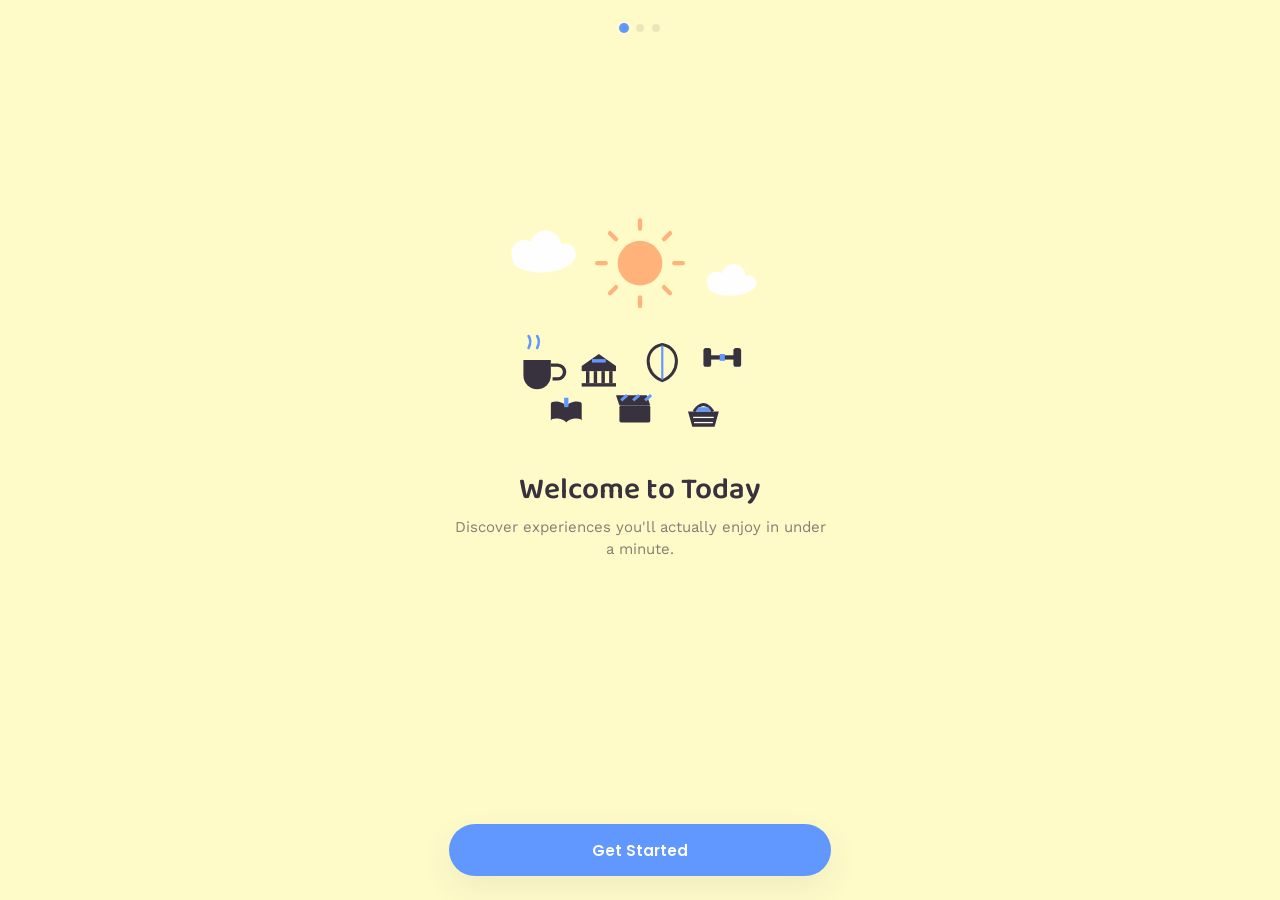
<file: onboarding1.html>
<!doctype html>
<html lang="en">
<head>
<meta charset="UTF-8" />
<meta name="viewport" content="width=device-width, initial-scale=1.0" />
<title>Today — Welcome</title>
<link rel="stylesheet" href="style.css" />
<style>
  .screen { padding-top: var(--space-5); }
  .progress-dots { margin-bottom: 0; }
  .content-center { flex: 1; display: flex; flex-direction: column; justify-content: center; }
  .illustration { height: 240px; margin-bottom: var(--space-4); position: relative; }
  .illustration-svg { position: absolute; inset: 0; overflow: visible; }
  .btn-wrap { margin-top: var(--space-7); }
  .get-started-btn { width: 100%; opacity: 0; animation: btn-in 500ms ease-out 500ms forwards; }
  @keyframes btn-in { to { opacity: 1; } }

  .delay-0 { animation-delay: 0ms; }
  .delay-200 { animation-delay: 200ms; }
  .delay-400 { animation-delay: 400ms; }
  .delay-600 { animation-delay: 600ms; }
  .delay-800 { animation-delay: 800ms; }
  .delay-1000 { animation-delay: 1000ms; }
  .delay-1200 { animation-delay: 1200ms; }
</style>
</head>
<body>
  <div class="screen">
    <div class="progress-dots">
      <span class="active"></span><span></span><span></span>
    </div>

    <div class="content-center">
    <div class="illustration">
      <svg viewBox="0 0 340 280" width="100%" height="100%" class="illustration-svg">
        <!-- Sun -->
        <g transform="translate(170,55)">
          <g class="float">
            <circle r="26" fill="#ffb37a"/>
            <g stroke="#ffb37a" stroke-width="5" stroke-linecap="round">
              <line x1="0" y1="-40" x2="0" y2="-50"/>
              <line x1="0" y1="40" x2="0" y2="50"/>
              <line x1="-40" y1="0" x2="-50" y2="0"/>
              <line x1="40" y1="0" x2="50" y2="0"/>
              <line x1="-28" y1="-28" x2="-35" y2="-35"/>
              <line x1="28" y1="-28" x2="35" y2="-35"/>
              <line x1="-28" y1="28" x2="-35" y2="35"/>
              <line x1="28" y1="28" x2="35" y2="35"/>
            </g>
          </g>
        </g>

        <!-- Clouds -->
        <g transform="translate(55,45)">
          <g class="drift-left">
            <ellipse cy="6" rx="34" ry="15" fill="#fefeff"/>
            <circle cx="-20" cy="-2" r="15" fill="#fefeff"/>
            <circle cx="5" cy="-10" r="18" fill="#fefeff"/>
            <circle cx="27" cy="0" r="13" fill="#fefeff"/>
          </g>
        </g>
        <g transform="translate(275,78)">
          <g class="drift-right">
            <ellipse cy="4" rx="26" ry="11" fill="#fefeff"/>
            <circle cx="-16" cy="-2" r="11" fill="#fefeff"/>
            <circle cx="4" cy="-8" r="14" fill="#fefeff"/>
            <circle cx="22" cy="0" r="9" fill="#fefeff"/>
          </g>
        </g>

        <!-- Café -->
        <g transform="translate(50,172)">
          <g class="float delay-200">
            <path d="M-16,-4 h32 v18 a16,16 0 0 1 -16,16 a16,16 0 0 1 -16,-16 Z" fill="#37323e"/>
            <path d="M16,2 h8 a8,8 0 0 1 0,16 h-6" fill="none" stroke="#37323e" stroke-width="4"/>
            <path d="M-10,-18 q4,-8 0,-14" fill="none" stroke="#6198ff" stroke-width="3" stroke-linecap="round"/>
            <path d="M0,-18 q4,-8 0,-14" fill="none" stroke="#6198ff" stroke-width="3" stroke-linecap="round"/>
          </g>
        </g>

        <!-- Museum -->
        <g transform="translate(122,165)">
          <g class="float delay-600">
            <path d="M-20,10 L0,-4 L20,10 Z" fill="#37323e"/>
            <rect x="-8" y="2" width="16" height="4" fill="#6198ff"/>
            <rect x="-20" y="10" width="40" height="6" fill="#37323e"/>
            <rect x="-15" y="16" width="4" height="14" fill="#37323e"/>
            <rect x="-6" y="16" width="4" height="14" fill="#37323e"/>
            <rect x="3" y="16" width="4" height="14" fill="#37323e"/>
            <rect x="12" y="16" width="4" height="14" fill="#37323e"/>
            <rect x="-20" y="30" width="40" height="4" fill="#37323e"/>
          </g>
        </g>

        <!-- Nature leaf -->
        <g transform="translate(196,170)">
          <g class="float delay-1000">
            <path d="M0,-20 C22,-16 22,14 0,22 C-22,14 -22,-16 0,-20 Z" fill="none" stroke="#37323e" stroke-width="3.5"/>
            <path d="M0,-18 L0,20" stroke="#6198ff" stroke-width="2.5" stroke-linecap="round"/>
          </g>
        </g>

        <!-- Fitness -->
        <g transform="translate(266,165)">
          <g class="float delay-400">
            <line x1="-14" y1="0" x2="14" y2="0" stroke="#37323e" stroke-width="5"/>
            <rect x="-22" y="-11" width="9" height="22" rx="3" fill="#37323e"/>
            <rect x="13" y="-11" width="9" height="22" rx="3" fill="#37323e"/>
            <rect x="-3" y="-4" width="6" height="8" fill="#6198ff"/>
          </g>
        </g>

        <!-- Reading -->
        <g transform="translate(84,228)">
          <g class="float delay-800">
            <path d="M-18,-9 C-18,-13 -4,-13 0,-6 C4,-13 18,-13 18,-9 L18,11 C18,7 4,7 0,13 C-4,7 -18,7 -18,11 Z" fill="#37323e"/>
            <rect x="-2.5" y="-16" width="5" height="11" fill="#6198ff"/>
          </g>
        </g>

        <!-- Movies -->
        <g transform="translate(164,225)">
          <g class="float delay-1200">
            <rect x="-18" y="-4" width="36" height="20" rx="2" fill="#37323e"/>
            <path d="M-18,-4 L18,-4 L14,-16 L-22,-16 Z" fill="#37323e"/>
            <line x1="-16" y1="-10" x2="-9" y2="-16" stroke="#6198ff" stroke-width="3.5"/>
            <line x1="-2" y1="-10" x2="5" y2="-16" stroke="#6198ff" stroke-width="3.5"/>
            <line x1="12" y1="-10" x2="19" y2="-16" stroke="#6198ff" stroke-width="3.5"/>
          </g>
        </g>

        <!-- Picnic -->
        <g transform="translate(244,228)">
          <g class="float delay-0">
            <path d="M-18,0 L18,0 L13,18 L-13,18 Z" fill="#37323e"/>
            <path d="M-11,0 Q0,-16 11,0" fill="none" stroke="#37323e" stroke-width="3.5"/>
            <line x1="-12" y1="7" x2="12" y2="7" stroke="#fefeff" stroke-width="1.5"/>
            <line x1="-11" y1="13" x2="11" y2="13" stroke="#fefeff" stroke-width="1.5"/>
            <path d="M-9,0 L9,0 L6,-5 L-6,-5 Z" fill="#6198ff"/>
          </g>
        </g>
      </svg>
    </div>

    <h1 class="title">Welcome to Today</h1>
    <p class="subtitle">Discover experiences you'll actually enjoy in under a minute.</p>
    </div>

    <div class="btn-wrap">
      <button class="btn btn-primary get-started-btn" id="get-started" data-href="onboarding2.html">
        Get Started
      </button>
    </div>
  </div>

  <script src="script.js"></script>
</body>
</html>
</file>
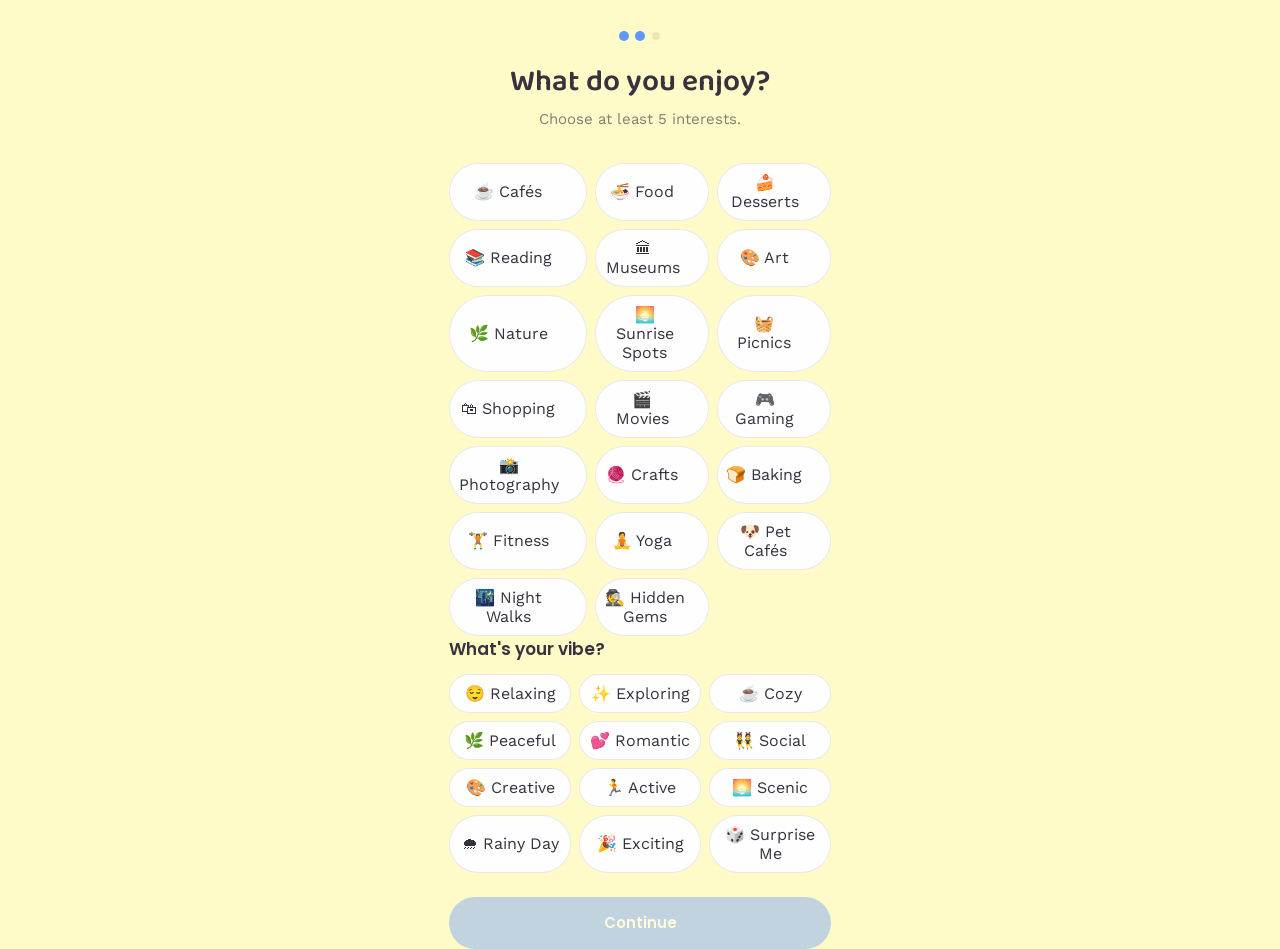
<file: onboarding2.html>
<!doctype html>
<html lang="en">
<head>
<meta charset="UTF-8" />
<meta name="viewport" content="width=device-width, initial-scale=1.0" />
<title>Today — What do you enjoy?</title>
<link rel="stylesheet" href="style.css" />
<style>
  .screen { padding-bottom: var(--space-7); }
  .section-title--spaced { margin-top: 32px; }
  .edit-back-btn {
    display: none;
    width: 40px; height: 40px;
    align-items: center; justify-content: center;
    background: var(--color-card);
    border-radius: 14px;
    box-shadow: var(--shadow-card);
    border: none;
    cursor: pointer;
    margin-bottom: var(--space-4);
  }
  .edit-back-btn svg { width: 20px; height: 20px; color: var(--color-text); }
</style>
</head>
<body>
  <div class="screen">
    <button class="edit-back-btn" id="edit-back-btn" aria-label="Back">
      <svg viewBox="0 0 24 24" fill="none" stroke="currentColor" stroke-width="2"><path d="M15 18l-6-6 6-6"/></svg>
    </button>
    <div class="progress-dots" id="progress-dots">
      <span class="active"></span><span class="active"></span><span></span>
    </div>

    <h1 class="title">What do you enjoy?</h1>
    <p class="subtitle">Choose at least 5 interests.</p>

    <div class="chip-grid" id="interest-grid">
      <button class="chip" data-kind="interest">☕ Cafés<svg class="check" viewBox="0 0 20 20"><path d="M4,10 L8,14 L16,5" fill="none" stroke="currentColor" stroke-width="2.5" stroke-linecap="round" stroke-linejoin="round"/></svg></button>
      <button class="chip" data-kind="interest">🍜 Food<svg class="check" viewBox="0 0 20 20"><path d="M4,10 L8,14 L16,5" fill="none" stroke="currentColor" stroke-width="2.5" stroke-linecap="round" stroke-linejoin="round"/></svg></button>
      <button class="chip" data-kind="interest">🍰 Desserts<svg class="check" viewBox="0 0 20 20"><path d="M4,10 L8,14 L16,5" fill="none" stroke="currentColor" stroke-width="2.5" stroke-linecap="round" stroke-linejoin="round"/></svg></button>
      <button class="chip" data-kind="interest">📚 Reading<svg class="check" viewBox="0 0 20 20"><path d="M4,10 L8,14 L16,5" fill="none" stroke="currentColor" stroke-width="2.5" stroke-linecap="round" stroke-linejoin="round"/></svg></button>
      <button class="chip" data-kind="interest">🏛 Museums<svg class="check" viewBox="0 0 20 20"><path d="M4,10 L8,14 L16,5" fill="none" stroke="currentColor" stroke-width="2.5" stroke-linecap="round" stroke-linejoin="round"/></svg></button>
      <button class="chip" data-kind="interest">🎨 Art<svg class="check" viewBox="0 0 20 20"><path d="M4,10 L8,14 L16,5" fill="none" stroke="currentColor" stroke-width="2.5" stroke-linecap="round" stroke-linejoin="round"/></svg></button>
      <button class="chip" data-kind="interest">🌿 Nature<svg class="check" viewBox="0 0 20 20"><path d="M4,10 L8,14 L16,5" fill="none" stroke="currentColor" stroke-width="2.5" stroke-linecap="round" stroke-linejoin="round"/></svg></button>
      <button class="chip" data-kind="interest">🌅 Sunrise Spots<svg class="check" viewBox="0 0 20 20"><path d="M4,10 L8,14 L16,5" fill="none" stroke="currentColor" stroke-width="2.5" stroke-linecap="round" stroke-linejoin="round"/></svg></button>
      <button class="chip" data-kind="interest">🧺 Picnics<svg class="check" viewBox="0 0 20 20"><path d="M4,10 L8,14 L16,5" fill="none" stroke="currentColor" stroke-width="2.5" stroke-linecap="round" stroke-linejoin="round"/></svg></button>
      <button class="chip" data-kind="interest">🛍 Shopping<svg class="check" viewBox="0 0 20 20"><path d="M4,10 L8,14 L16,5" fill="none" stroke="currentColor" stroke-width="2.5" stroke-linecap="round" stroke-linejoin="round"/></svg></button>
      <button class="chip" data-kind="interest">🎬 Movies<svg class="check" viewBox="0 0 20 20"><path d="M4,10 L8,14 L16,5" fill="none" stroke="currentColor" stroke-width="2.5" stroke-linecap="round" stroke-linejoin="round"/></svg></button>
      <button class="chip" data-kind="interest">🎮 Gaming<svg class="check" viewBox="0 0 20 20"><path d="M4,10 L8,14 L16,5" fill="none" stroke="currentColor" stroke-width="2.5" stroke-linecap="round" stroke-linejoin="round"/></svg></button>
      <button class="chip" data-kind="interest">📸 Photography<svg class="check" viewBox="0 0 20 20"><path d="M4,10 L8,14 L16,5" fill="none" stroke="currentColor" stroke-width="2.5" stroke-linecap="round" stroke-linejoin="round"/></svg></button>
      <button class="chip" data-kind="interest">🧶 Crafts<svg class="check" viewBox="0 0 20 20"><path d="M4,10 L8,14 L16,5" fill="none" stroke="currentColor" stroke-width="2.5" stroke-linecap="round" stroke-linejoin="round"/></svg></button>
      <button class="chip" data-kind="interest">🍞 Baking<svg class="check" viewBox="0 0 20 20"><path d="M4,10 L8,14 L16,5" fill="none" stroke="currentColor" stroke-width="2.5" stroke-linecap="round" stroke-linejoin="round"/></svg></button>
      <button class="chip" data-kind="interest">🏋 Fitness<svg class="check" viewBox="0 0 20 20"><path d="M4,10 L8,14 L16,5" fill="none" stroke="currentColor" stroke-width="2.5" stroke-linecap="round" stroke-linejoin="round"/></svg></button>
      <button class="chip" data-kind="interest">🧘 Yoga<svg class="check" viewBox="0 0 20 20"><path d="M4,10 L8,14 L16,5" fill="none" stroke="currentColor" stroke-width="2.5" stroke-linecap="round" stroke-linejoin="round"/></svg></button>
      <button class="chip" data-kind="interest">🐶 Pet Cafés<svg class="check" viewBox="0 0 20 20"><path d="M4,10 L8,14 L16,5" fill="none" stroke="currentColor" stroke-width="2.5" stroke-linecap="round" stroke-linejoin="round"/></svg></button>
      <button class="chip" data-kind="interest">🌃 Night Walks<svg class="check" viewBox="0 0 20 20"><path d="M4,10 L8,14 L16,5" fill="none" stroke="currentColor" stroke-width="2.5" stroke-linecap="round" stroke-linejoin="round"/></svg></button>
      <button class="chip" data-kind="interest">🕵 Hidden Gems<svg class="check" viewBox="0 0 20 20"><path d="M4,10 L8,14 L16,5" fill="none" stroke="currentColor" stroke-width="2.5" stroke-linecap="round" stroke-linejoin="round"/></svg></button>
    </div>

    <h2 class="section-title section-title--spaced">What's your vibe?</h2>
    <div class="chip-grid" id="vibe-grid">
      <button class="chip" data-kind="vibe">😌 Relaxing</button>
      <button class="chip" data-kind="vibe">✨ Exploring</button>
      <button class="chip" data-kind="vibe">☕ Cozy</button>
      <button class="chip" data-kind="vibe">🌿 Peaceful</button>
      <button class="chip" data-kind="vibe">💕 Romantic</button>
      <button class="chip" data-kind="vibe">👯 Social</button>
      <button class="chip" data-kind="vibe">🎨 Creative</button>
      <button class="chip" data-kind="vibe">🏃 Active</button>
      <button class="chip" data-kind="vibe">🌅 Scenic</button>
      <button class="chip" data-kind="vibe">🌧 Rainy Day</button>
      <button class="chip" data-kind="vibe">🎉 Exciting</button>
      <button class="chip" data-kind="vibe">🎲 Surprise Me</button>
    </div>

    <div class="spacer-lg"></div>

    <button class="btn btn-primary" id="continue-btn" data-href="onboarding3.html" disabled>
      Continue
    </button>
  </div>

  <script src="script.js"></script>
  <script>
    const continueBtn = document.getElementById('continue-btn');
    const updateReady = bindReadyState(continueBtn, () =>
      document.querySelectorAll('.chip[data-kind="interest"].selected').length >= 5
    );

    initSelectable('#interest-grid .chip', { onChange: updateReady });
    initSelectable('#vibe-grid .chip');

    continueBtn.addEventListener('click', () => {
      const interests = Array.from(document.querySelectorAll('#interest-grid .chip.selected')).map(c => c.textContent.trim());
      const vibes = Array.from(document.querySelectorAll('#vibe-grid .chip.selected')).map(c => c.textContent.trim());
      localStorage.setItem('userInterests', JSON.stringify(interests));
      localStorage.setItem('userVibes', JSON.stringify(vibes));
    });

    if (sessionStorage.getItem('onboardingEditMode') === 'true') {
      document.getElementById('progress-dots').style.display = 'none';
      const editBackBtn = document.getElementById('edit-back-btn');
      editBackBtn.style.display = 'flex';
      editBackBtn.addEventListener('click', () => {
        sessionStorage.removeItem('onboardingEditMode');
        window.location.href = 'profile.html';
      });
    }
  </script>
</body>
</html>
</file>
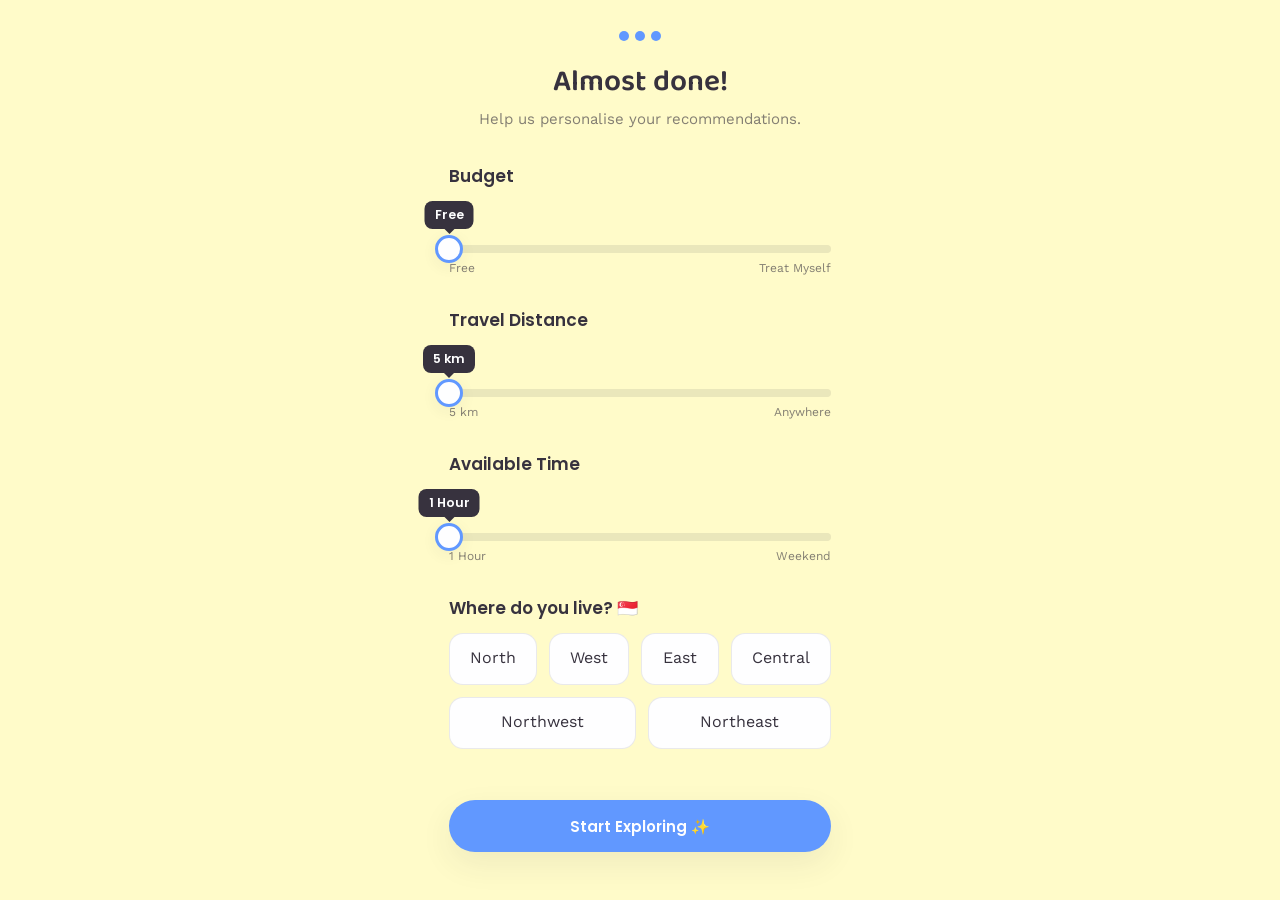
<file: onboarding3.html>
<!doctype html>
<html lang="en">
<head>
<meta charset="UTF-8" />
<meta name="viewport" content="width=device-width, initial-scale=1.0" />
<title>Today — Personalise</title>
<link rel="stylesheet" href="style.css" />
<style>
  .screen { padding-bottom: var(--space-7); }

  .loading-overlay {
    position: fixed;
    inset: 0;
    background: var(--color-bg);
    display: flex;
    flex-direction: column;
    align-items: center;
    justify-content: center;
    gap: var(--space-4);
    opacity: 0;
    pointer-events: none;
    transition: opacity 300ms ease;
    z-index: 10;
  }
  .loading-overlay.show { opacity: 1; pointer-events: auto; }
  .loading-overlay img { width: 96px; height: 96px; border-radius: 24px; margin-bottom: var(--space-3); }
  .loading-line {
    font-family: var(--font-heading);
    font-size: 15px;
    color: var(--color-text-soft);
    opacity: 0;
    transform: translateY(6px);
    transition: opacity 350ms ease, transform 350ms ease;
    margin: 0;
  }
  .loading-line.in { opacity: 1; transform: translateY(0); }

  .edit-back-btn {
    display: none;
    width: 40px; height: 40px;
    align-items: center; justify-content: center;
    background: var(--color-card);
    border-radius: 14px;
    box-shadow: var(--shadow-card);
    border: none;
    cursor: pointer;
    margin-bottom: var(--space-4);
  }
  .edit-back-btn svg { width: 20px; height: 20px; color: var(--color-text); }
</style>
</head>
<body>
  <div class="screen">
    <button class="edit-back-btn" id="edit-back-btn" aria-label="Back">
      <svg viewBox="0 0 24 24" fill="none" stroke="currentColor" stroke-width="2"><path d="M15 18l-6-6 6-6"/></svg>
    </button>
    <div class="progress-dots" id="progress-dots">
      <span class="active"></span><span class="active"></span><span class="active"></span>
    </div>

    <h1 class="title">Almost done!</h1>
    <p class="subtitle">Help us personalise your recommendations.</p>

    <h2 class="section-title">Budget</h2>
    <div class="slider" id="budget-slider" data-labels="Free,Under $20,$20–50,$50+,Treat Myself">
      <div class="slider-tooltip"></div>
      <div class="slider-track">
        <div class="slider-fill"></div>
        <div class="slider-handle" tabindex="0"></div>
      </div>
      <div class="slider-end-labels"><span></span><span></span></div>
    </div>

    <h2 class="section-title">Travel Distance</h2>
    <div class="slider" id="distance-slider" data-labels="5 km,10 km,20 km,Anywhere">
      <div class="slider-tooltip"></div>
      <div class="slider-track">
        <div class="slider-fill"></div>
        <div class="slider-handle" tabindex="0"></div>
      </div>
      <div class="slider-end-labels"><span></span><span></span></div>
    </div>

    <h2 class="section-title">Available Time</h2>
    <div class="slider" id="time-slider" data-labels="1 Hour,Half Day,Full Day,Weekend">
      <div class="slider-tooltip"></div>
      <div class="slider-track">
        <div class="slider-fill"></div>
        <div class="slider-handle" tabindex="0"></div>
      </div>
      <div class="slider-end-labels"><span></span><span></span></div>
    </div>

    <h2 class="section-title">Where do you live? 🇸🇬</h2>
    <div class="option-row" id="region-row">
      <button type="button" class="option-card" data-group="region">North</button>
      <button type="button" class="option-card" data-group="region">West</button>
      <button type="button" class="option-card" data-group="region">East</button>
      <button type="button" class="option-card" data-group="region">Central</button>
      <button type="button" class="option-card" data-group="region">Northwest</button>
      <button type="button" class="option-card" data-group="region">Northeast</button>
    </div>

    <div class="spacer"></div>

    <button class="btn btn-primary" id="start-btn">Start Exploring ✨</button>
  </div>

  <div class="loading-overlay" id="loading-overlay">
    <img src="assets/logo.png" alt="Today" />
    <div id="loading-lines"></div>
  </div>

  <script src="script.js"></script>
  <script>
    const budgetSlider = initSlider(document.getElementById('budget-slider'));
    const distanceSlider = initSlider(document.getElementById('distance-slider'));
    const timeSlider = initSlider(document.getElementById('time-slider'));
    initSelectable('#region-row .option-card', { group: true });

    function saveOnboarding3() {
      localStorage.setItem('userBudget', budgetSlider.get());
      localStorage.setItem('userDistance', distanceSlider.get());
      localStorage.setItem('userTime', timeSlider.get());
      const region = document.querySelector('#region-row .option-card.selected');
      if (region) localStorage.setItem('userRegion', region.textContent.trim());
    }

    const isEditMode = sessionStorage.getItem('onboardingEditMode') === 'true';

    if (isEditMode) {
      document.getElementById('progress-dots').style.display = 'none';
      const editBackBtn = document.getElementById('edit-back-btn');
      editBackBtn.style.display = 'flex';
      editBackBtn.addEventListener('click', () => { window.location.href = 'onboarding2.html'; });
      document.getElementById('start-btn').textContent = 'Save Changes';
    }

    document.getElementById('start-btn').addEventListener('click', () => {
      saveOnboarding3();
      if (isEditMode) {
        sessionStorage.removeItem('onboardingEditMode');
        window.location.href = 'profile.html';
        return;
      }
      document.getElementById('loading-overlay').classList.add('show');
      runLoadingSequence(
        document.getElementById('loading-lines'),
        [
          'Learning your interests...',
          'Finding hidden gems...',
          'Personalising recommendations...',
          'Almost ready...'
        ],
        400,
        () => { window.location.href = 'home-single.html'; }
      );
    });
  </script>
</body>
</html>
</file>
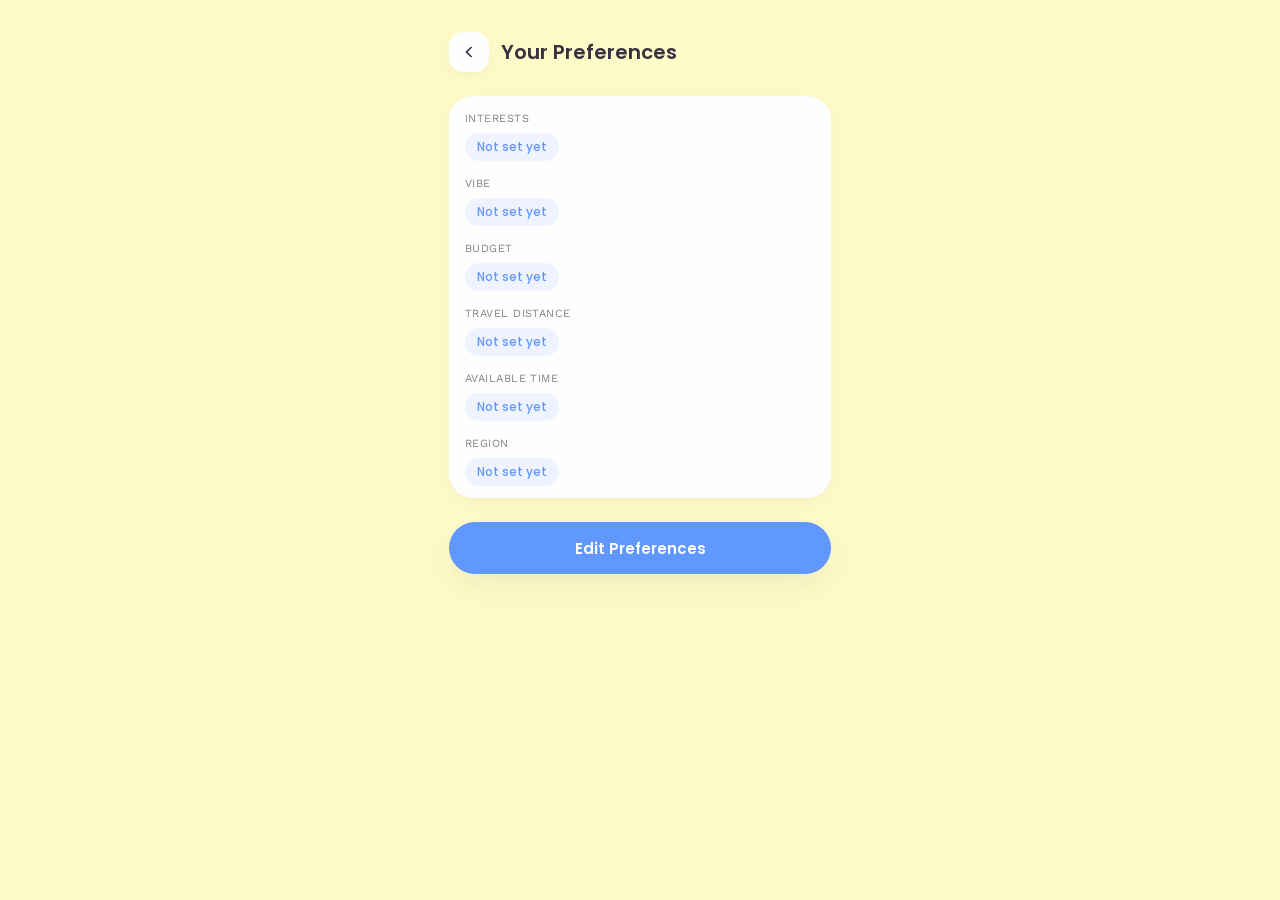
<file: preferences.html>
<!doctype html>
<html lang="en">
<head>
<meta charset="UTF-8" />
<meta name="viewport" content="width=device-width, initial-scale=1.0" />
<title>Today — Preferences</title>
<link rel="stylesheet" href="style.css" />
<style>
  .screen { padding-bottom: var(--space-6); }

  .detail-topbar { display: flex; align-items: center; gap: var(--space-3); margin-bottom: var(--space-5); }
  .back-btn {
    width: 40px; height: 40px;
    display: flex; align-items: center; justify-content: center;
    background: var(--color-card);
    border-radius: 14px;
    box-shadow: var(--shadow-card);
    border: none;
    cursor: pointer;
    flex-shrink: 0;
  }
  .back-btn svg { width: 20px; height: 20px; color: var(--color-text); }
  .detail-topbar h1 { font-family: var(--font-heading); font-weight: 600; font-size: 20px; margin: 0; text-align: left; }

  .pref-card {
    background: var(--color-card);
    border-radius: var(--radius-md);
    padding: var(--space-4) var(--space-4) var(--space-3);
    box-shadow: var(--shadow-card);
    margin-bottom: var(--space-5);
  }
  .pref-row { margin-bottom: var(--space-4); }
  .pref-row:last-child { margin-bottom: 0; }
  .pref-row-label { font-size: 11px; color: var(--color-text-soft); text-transform: uppercase; letter-spacing: 0.04em; margin-bottom: 8px; }
  .pref-tags { display: flex; flex-wrap: wrap; gap: 6px; }
  .pref-tag { padding: 5px 12px; border-radius: var(--radius-pill); background: var(--color-accent-soft); color: var(--color-accent); font-family: var(--font-heading); font-size: 12px; font-weight: 500; }
</style>
</head>
<body>
  <div class="screen">
    <div class="detail-topbar">
      <button class="back-btn" id="back-btn" aria-label="Back">
        <svg viewBox="0 0 24 24" fill="none" stroke="currentColor" stroke-width="2"><path d="M15 18l-6-6 6-6"/></svg>
      </button>
      <h1>Your Preferences</h1>
    </div>

    <div class="pref-card">
      <div class="pref-row">
        <div class="pref-row-label">Interests</div>
        <div class="pref-tags" id="pref-interests"></div>
      </div>
      <div class="pref-row">
        <div class="pref-row-label">Vibe</div>
        <div class="pref-tags" id="pref-vibes"></div>
      </div>
      <div class="pref-row">
        <div class="pref-row-label">Budget</div>
        <div class="pref-tags" id="pref-budget"></div>
      </div>
      <div class="pref-row">
        <div class="pref-row-label">Travel Distance</div>
        <div class="pref-tags" id="pref-distance"></div>
      </div>
      <div class="pref-row">
        <div class="pref-row-label">Available Time</div>
        <div class="pref-tags" id="pref-time"></div>
      </div>
      <div class="pref-row">
        <div class="pref-row-label">Region</div>
        <div class="pref-tags" id="pref-region"></div>
      </div>
    </div>

    <button class="btn btn-primary btn-block" id="edit-btn">Edit Preferences</button>
  </div>

  <script>
    function renderTags(elId, values) {
      document.getElementById(elId).innerHTML = values.map(v => `<span class="pref-tag">${v}</span>`).join('');
    }

    const interests = JSON.parse(localStorage.getItem('userInterests') || 'null') || ['Not set yet'];
    const vibes = JSON.parse(localStorage.getItem('userVibes') || 'null') || ['Not set yet'];
    const budget = localStorage.getItem('userBudget') || 'Not set yet';
    const distance = localStorage.getItem('userDistance') || 'Not set yet';
    const time = localStorage.getItem('userTime') || 'Not set yet';
    const region = localStorage.getItem('userRegion') || 'Not set yet';

    renderTags('pref-interests', interests);
    renderTags('pref-vibes', vibes);
    renderTags('pref-budget', [budget]);
    renderTags('pref-distance', [distance]);
    renderTags('pref-time', [time]);
    renderTags('pref-region', [region]);

    document.getElementById('back-btn').addEventListener('click', () => history.back());
    document.getElementById('edit-btn').addEventListener('click', () => {
      sessionStorage.setItem('onboardingEditMode', 'true');
      window.location.href = 'onboarding2.html';
    });
  </script>
</body>
</html>
</file>
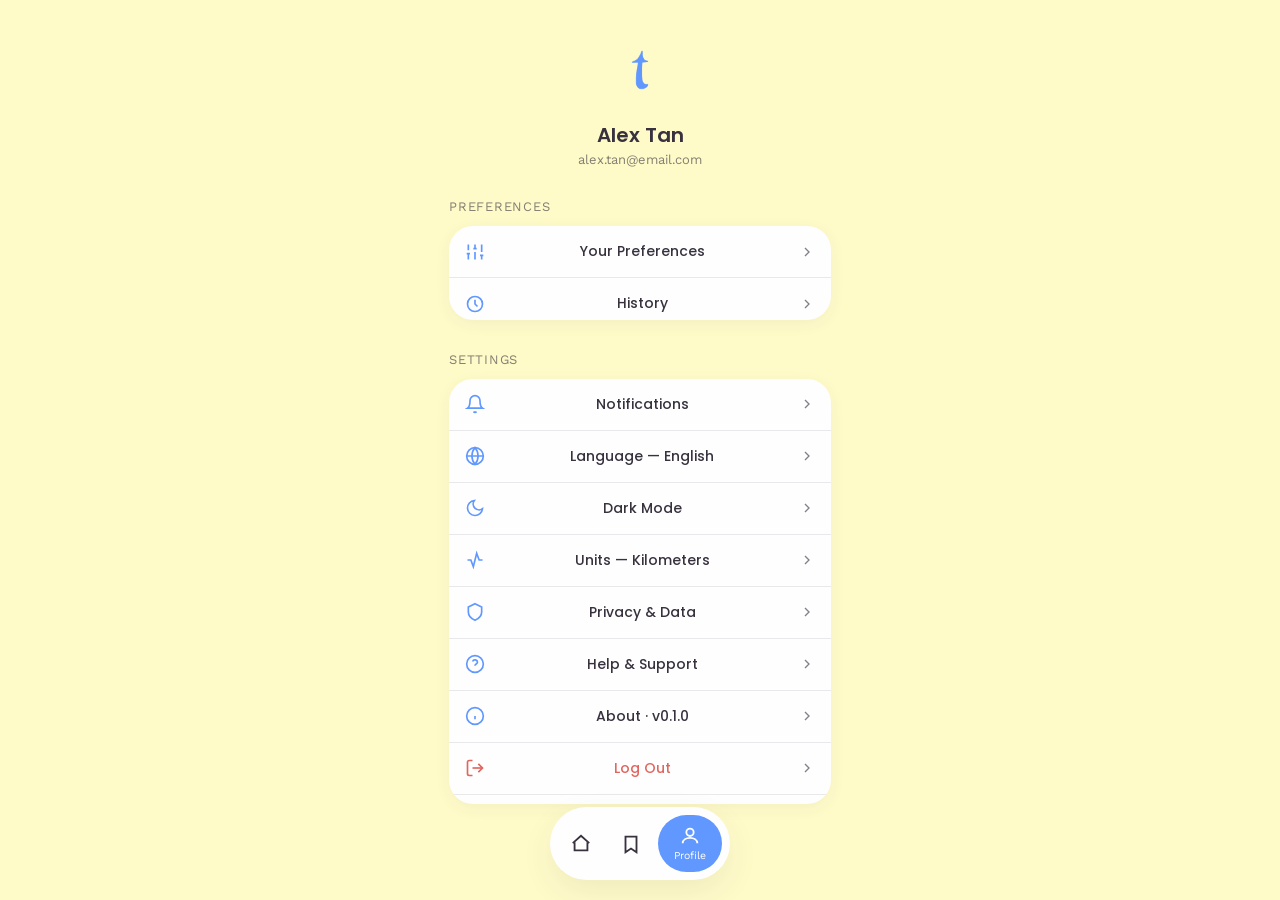
<file: profile.html>
<!doctype html>
<html lang="en">
<head>
<meta charset="UTF-8" />
<meta name="viewport" content="width=device-width, initial-scale=1.0" />
<title>Today — Profile</title>
<link rel="stylesheet" href="style.css" />
<style>
  .screen { padding-bottom: 96px; }

  .profile-header { display: flex; flex-direction: column; align-items: center; margin-bottom: var(--space-6); }
  .profile-avatar { width: 76px; height: 76px; border-radius: 24px; margin-bottom: var(--space-3); }
  .profile-header h1 { font-family: var(--font-heading); font-weight: 600; font-size: 20px; margin: 0 0 2px; }
  .profile-header p { font-size: 13px; color: var(--color-text-soft); margin: 0; }

  .section-title { font-family: var(--font-body); font-size: 13px; letter-spacing: 0.06em; text-transform: uppercase; color: var(--color-text-soft); margin: 0 0 var(--space-3); text-align: left; }

  .pref-card {
    background: var(--color-card);
    border-radius: var(--radius-md);
    padding: var(--space-4) var(--space-4) var(--space-3);
    box-shadow: var(--shadow-card);
    margin-bottom: var(--space-6);
  }
  .pref-row { margin-bottom: var(--space-3); }
  .pref-row:last-child { margin-bottom: 0; }
  .pref-row-label { font-size: 11px; color: var(--color-text-soft); text-transform: uppercase; letter-spacing: 0.04em; margin-bottom: 6px; }
  .pref-tags { display: flex; flex-wrap: wrap; gap: 6px; }
  .pref-tag { padding: 5px 12px; border-radius: var(--radius-pill); background: var(--color-accent-soft); color: var(--color-accent); font-family: var(--font-heading); font-size: 12px; font-weight: 500; }

  .settings-list {
    background: var(--color-card);
    border-radius: var(--radius-md);
    box-shadow: var(--shadow-card);
    overflow: hidden;
  }
  .settings-row {
    display: flex;
    align-items: center;
    gap: var(--space-3);
    width: 100%;
    padding: 15px var(--space-4);
    border: none;
    border-bottom: 1px solid var(--color-border);
    background: none;
    cursor: pointer;
  }
  .settings-row:last-child { border-bottom: none; }
  .settings-row svg.icon { width: 20px; height: 20px; color: var(--color-accent); flex-shrink: 0; }
  .settings-row span { flex: 1; font-family: var(--font-heading); font-size: 14px; font-weight: 500; color: var(--color-text); }
  .settings-row svg.chevron { width: 16px; height: 16px; color: var(--color-text-soft); flex-shrink: 0; }
  .settings-row.danger span { color: #e0665f; }
  .settings-row.danger svg.icon { color: #e0665f; }
  .settings-list--spaced { margin-bottom: var(--space-6); }
</style>
</head>
<body>
  <div class="screen">
    <div class="profile-header">
      <img class="profile-avatar" src="assets/logo.png" alt="" />
      <h1>Alex Tan</h1>
      <p>alex.tan@email.com</p>
    </div>

    <p class="section-title">Preferences</p>
    <div class="settings-list settings-list--spaced">
      <button type="button" class="settings-row" data-href="preferences.html">
        <svg class="icon" viewBox="0 0 24 24" fill="none" stroke="currentColor" stroke-width="2"><path d="M4 21v-7M4 10V3M12 21v-9M12 8V3M20 21v-5M20 12V3M2 14h4M10 8h4M18 16h4"/></svg>
        <span>Your Preferences</span>
        <svg class="chevron" viewBox="0 0 24 24" fill="none" stroke="currentColor" stroke-width="2"><path d="M9 18l6-6-6-6"/></svg>
      </button>
      <button type="button" class="settings-row" data-href="history.html">
        <svg class="icon" viewBox="0 0 24 24" fill="none" stroke="currentColor" stroke-width="2"><circle cx="12" cy="12" r="9"/><path d="M12 7v5l3 3"/></svg>
        <span>History</span>
        <svg class="chevron" viewBox="0 0 24 24" fill="none" stroke="currentColor" stroke-width="2"><path d="M9 18l6-6-6-6"/></svg>
      </button>
    </div>

    <p class="section-title">Settings</p>
    <div class="settings-list">
      <button type="button" class="settings-row">
        <svg class="icon" viewBox="0 0 24 24" fill="none" stroke="currentColor" stroke-width="2"><path d="M18 8a6 6 0 10-12 0c0 7-3 9-3 9h18s-3-2-3-9"/><path d="M13.73 21a2 2 0 01-3.46 0"/></svg>
        <span>Notifications</span>
        <svg class="chevron" viewBox="0 0 24 24" fill="none" stroke="currentColor" stroke-width="2"><path d="M9 18l6-6-6-6"/></svg>
      </button>
      <button type="button" class="settings-row">
        <svg class="icon" viewBox="0 0 24 24" fill="none" stroke="currentColor" stroke-width="2"><circle cx="12" cy="12" r="10"/><line x1="2" y1="12" x2="22" y2="12"/><path d="M12 2a15.3 15.3 0 010 20 15.3 15.3 0 010-20z"/></svg>
        <span>Language — English</span>
        <svg class="chevron" viewBox="0 0 24 24" fill="none" stroke="currentColor" stroke-width="2"><path d="M9 18l6-6-6-6"/></svg>
      </button>
      <button type="button" class="settings-row">
        <svg class="icon" viewBox="0 0 24 24" fill="none" stroke="currentColor" stroke-width="2"><path d="M21 12.79A9 9 0 1111.21 3 7 7 0 0021 12.79z"/></svg>
        <span>Dark Mode</span>
        <svg class="chevron" viewBox="0 0 24 24" fill="none" stroke="currentColor" stroke-width="2"><path d="M9 18l6-6-6-6"/></svg>
      </button>
      <button type="button" class="settings-row">
        <svg class="icon" viewBox="0 0 24 24" fill="none" stroke="currentColor" stroke-width="2"><path d="M3 12h4l3 8 4-16 3 8h4"/></svg>
        <span>Units — Kilometers</span>
        <svg class="chevron" viewBox="0 0 24 24" fill="none" stroke="currentColor" stroke-width="2"><path d="M9 18l6-6-6-6"/></svg>
      </button>
      <button type="button" class="settings-row">
        <svg class="icon" viewBox="0 0 24 24" fill="none" stroke="currentColor" stroke-width="2"><path d="M12 2l8 4v6c0 5-3.5 8-8 10-4.5-2-8-5-8-10V6z"/></svg>
        <span>Privacy &amp; Data</span>
        <svg class="chevron" viewBox="0 0 24 24" fill="none" stroke="currentColor" stroke-width="2"><path d="M9 18l6-6-6-6"/></svg>
      </button>
      <button type="button" class="settings-row">
        <svg class="icon" viewBox="0 0 24 24" fill="none" stroke="currentColor" stroke-width="2"><circle cx="12" cy="12" r="10"/><path d="M9.09 9a3 3 0 015.83 1c0 2-3 2-3 4"/><line x1="12" y1="17" x2="12" y2="17"/></svg>
        <span>Help &amp; Support</span>
        <svg class="chevron" viewBox="0 0 24 24" fill="none" stroke="currentColor" stroke-width="2"><path d="M9 18l6-6-6-6"/></svg>
      </button>
      <button type="button" class="settings-row">
        <svg class="icon" viewBox="0 0 24 24" fill="none" stroke="currentColor" stroke-width="2"><circle cx="12" cy="12" r="10"/><line x1="12" y1="16" x2="12" y2="12"/><line x1="12" y1="8" x2="12" y2="8"/></svg>
        <span>About · v0.1.0</span>
        <svg class="chevron" viewBox="0 0 24 24" fill="none" stroke="currentColor" stroke-width="2"><path d="M9 18l6-6-6-6"/></svg>
      </button>
      <button type="button" class="settings-row danger" data-href="index.html">
        <svg class="icon" viewBox="0 0 24 24" fill="none" stroke="currentColor" stroke-width="2"><path d="M9 21H5a2 2 0 01-2-2V5a2 2 0 012-2h4"/><path d="M16 17l5-5-5-5"/><line x1="21" y1="12" x2="9" y2="12"/></svg>
        <span>Log Out</span>
        <svg class="chevron" viewBox="0 0 24 24" fill="none" stroke="currentColor" stroke-width="2"><path d="M9 18l6-6-6-6"/></svg>
      </button>
      <button type="button" class="settings-row danger">
        <svg class="icon" viewBox="0 0 24 24" fill="none" stroke="currentColor" stroke-width="2"><path d="M3 6h18"/><path d="M8 6V4a2 2 0 012-2h4a2 2 0 012 2v2m3 0v14a2 2 0 01-2 2H7a2 2 0 01-2-2V6h14z"/></svg>
        <span>Delete Account</span>
        <svg class="chevron" viewBox="0 0 24 24" fill="none" stroke="currentColor" stroke-width="2"><path d="M9 18l6-6-6-6"/></svg>
      </button>
    </div>
  </div>

  <div class="bottom-nav">
    <button type="button" class="nav-item" data-href="home-single.html">
      <svg viewBox="0 0 24 24" fill="none" stroke="currentColor" stroke-width="2"><path d="M3 11l9-8 9 8"/><path d="M5 10v9h14v-9"/></svg>
      <span>Home</span>
    </button>
    <button type="button" class="nav-item" data-href="saved.html">
      <svg viewBox="0 0 24 24" fill="none" stroke="currentColor" stroke-width="2"><path d="M6 4h12v17l-6-4-6 4z"/></svg>
      <span>Saved</span>
    </button>
    <button type="button" class="nav-item active" data-href="profile.html">
      <svg viewBox="0 0 24 24" fill="none" stroke="currentColor" stroke-width="2"><circle cx="12" cy="8" r="4"/><path d="M4 20c0-4 4-6 8-6s8 2 8 6"/></svg>
      <span>Profile</span>
    </button>
  </div>

  <script src="script.js"></script>
</body>
</html>
</file>
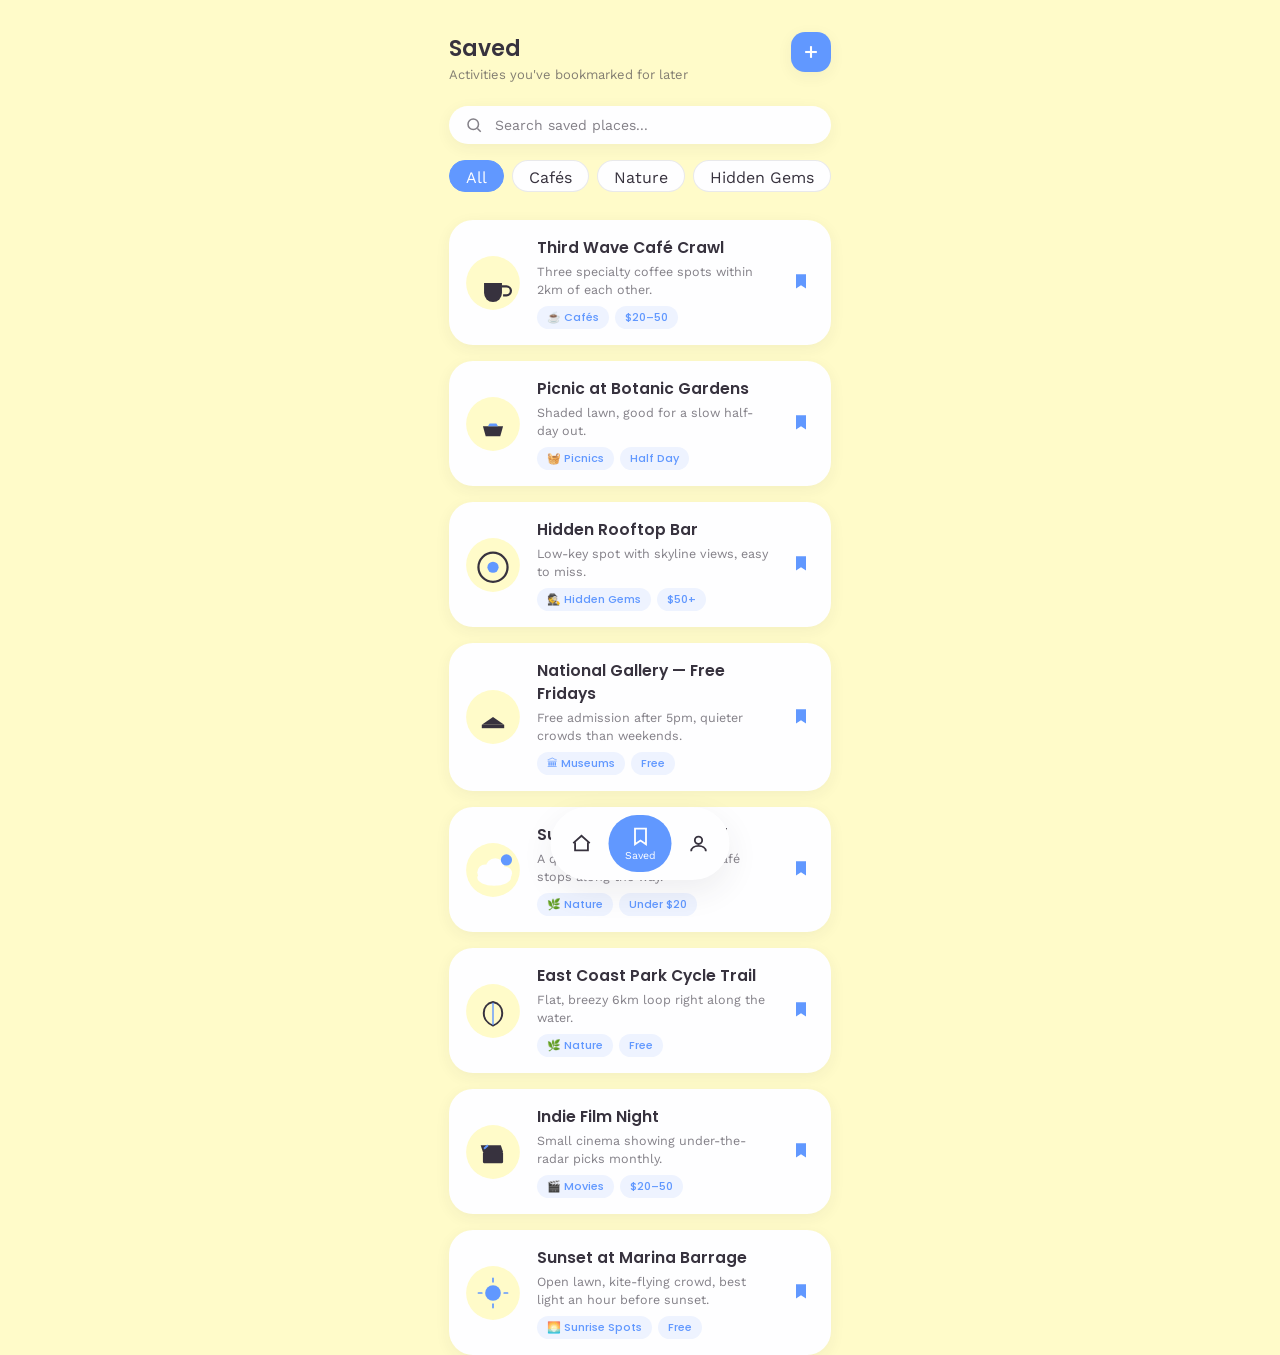
<file: saved.html>
<!doctype html>
<html lang="en">
<head>
<meta charset="UTF-8" />
<meta name="viewport" content="width=device-width, initial-scale=1.0" />
<title>Today — Saved</title>
<link rel="stylesheet" href="style.css" />
<style>
  .screen { padding-bottom: 96px; }

  .page-header { display: flex; align-items: flex-start; justify-content: space-between; margin-bottom: var(--space-5); }
  .page-header h1 { font-family: var(--font-heading); font-weight: 600; font-size: 22px; margin: 0 0 2px; text-align: left; }
  .page-header p { font-size: 13px; color: var(--color-text-soft); margin: 0; }

  .add-btn {
    width: 40px; height: 40px;
    border-radius: 14px;
    background: var(--color-accent);
    color: var(--color-card);
    border: none;
    display: flex; align-items: center; justify-content: center;
    cursor: pointer;
    box-shadow: var(--shadow-card);
    flex-shrink: 0;
  }
  .add-btn svg { width: 20px; height: 20px; }

  .search-row {
    display: flex;
    align-items: center;
    gap: 10px;
    background: var(--color-card);
    border-radius: var(--radius-pill);
    padding: 10px 16px;
    box-shadow: var(--shadow-card);
    margin-bottom: var(--space-4);
  }
  .search-row svg { width: 18px; height: 18px; color: var(--color-text-soft); flex-shrink: 0; }
  .search-row input {
    border: none;
    outline: none;
    background: none;
    font-family: var(--font-body);
    font-size: 14px;
    color: var(--color-text);
    flex: 1;
  }
  .search-row input::placeholder { color: var(--color-text-soft); }

  .filter-row {
    display: flex;
    gap: 8px;
    overflow-x: auto;
    padding-bottom: 4px;
    margin-bottom: var(--space-5);
    /* Setting overflow-x without overflow-y makes overflow-y compute to
       auto too (CSS overflow interlock rule) — some renderers then fail
       to size a flex row's height from its children once both axes are
       non-visible, collapsing it to just this padding. min-height is a
       floor that sidesteps that miscalculation regardless of cause. */
    min-height: 36px;
  }
  .filter-chip {
    flex-shrink: 0;
    padding: 7px 16px;
    border-radius: var(--radius-pill);
    background: var(--color-card);
    border: 1px solid var(--color-border);
    font-family: var(--font-heading);
    font-size: 12.5px;
    font-weight: 500;
    color: var(--color-text);
    cursor: pointer;
    white-space: nowrap;
  }
  .filter-chip.active { background: var(--color-accent); border-color: var(--color-accent); color: var(--color-card); }

  .card-list { display: flex; flex-direction: column; gap: var(--space-4); }

  .list-card {
    background: var(--color-card);
    border-radius: var(--radius-md);
    padding: var(--space-4);
    box-shadow: var(--shadow-card);
    display: flex;
    gap: var(--space-4);
    align-items: center;
    cursor: pointer;
  }

  .list-icon { width: 56px; height: 56px; flex-shrink: 0; }
  .list-card-body { flex: 1; min-width: 0; }
  .list-card-body h2 { font-family: var(--font-heading); font-weight: 600; font-size: 15.5px; margin: 0 0 4px; text-align: left; }
  .list-card-body p { font-size: 12.5px; color: var(--color-text-soft); margin: 0 0 8px; text-align: left; line-height: 1.4; }
  .list-tags { display: flex; flex-wrap: wrap; gap: 6px; }
  .list-tag { padding: 3px 10px; border-radius: var(--radius-pill); background: var(--color-accent-soft); color: var(--color-accent); font-family: var(--font-heading); font-size: 11px; font-weight: 500; }

  .unsave-btn {
    background: none;
    border: none;
    color: var(--color-accent);
    cursor: pointer;
    flex-shrink: 0;
    padding: 4px;
  }
  .unsave-btn svg { width: 20px; height: 20px; }

  .empty-state { text-align: center; padding: 60px 20px; color: var(--color-text-soft); }
  .empty-state .empty-icon { font-size: 40px; margin-bottom: var(--space-3); }
  .empty-state p { font-size: 14px; margin: 0; }
</style>
</head>
<body>
  <div class="screen">
    <div class="page-header">
      <div>
        <h1>Saved</h1>
        <p>Activities you've bookmarked for later</p>
      </div>
      <button class="add-btn" id="add-btn" aria-label="Add place">
        <svg viewBox="0 0 24 24" fill="none" stroke="currentColor" stroke-width="2.5"><line x1="12" y1="5" x2="12" y2="19"/><line x1="5" y1="12" x2="19" y2="12"/></svg>
      </button>
    </div>

    <div class="search-row">
      <svg viewBox="0 0 24 24" fill="none" stroke="currentColor" stroke-width="2"><circle cx="11" cy="11" r="7"/><line x1="21" y1="21" x2="16.65" y2="16.65"/></svg>
      <input type="text" id="search-input" placeholder="Search saved places..." />
    </div>

    <div class="filter-row" id="filter-row"></div>

    <div class="card-list" id="card-list"></div>
    <div class="empty-state hidden" id="empty-state">
      <div class="empty-icon">🔖</div>
      <p>No saved places match that search.</p>
    </div>
  </div>

  <div class="bottom-nav">
    <button type="button" class="nav-item" data-href="home-single.html">
      <svg viewBox="0 0 24 24" fill="none" stroke="currentColor" stroke-width="2"><path d="M3 11l9-8 9 8"/><path d="M5 10v9h14v-9"/></svg>
      <span>Home</span>
    </button>
    <button type="button" class="nav-item active" data-href="saved.html">
      <svg viewBox="0 0 24 24" fill="none" stroke="currentColor" stroke-width="2"><path d="M6 4h12v17l-6-4-6 4z"/></svg>
      <span>Saved</span>
    </button>
    <button type="button" class="nav-item" data-href="profile.html">
      <svg viewBox="0 0 24 24" fill="none" stroke="currentColor" stroke-width="2"><circle cx="12" cy="8" r="4"/><path d="M4 20c0-4 4-6 8-6s8 2 8 6"/></svg>
      <span>Profile</span>
    </button>
  </div>

  <script src="script.js"></script>
  <script>
    const seedPlaces = [
      { icon: '<path d="M-16,-4 h32 v18 a16,16 0 0 1 -16,16 a16,16 0 0 1 -16,-16 Z" fill="#37323e" transform="translate(50,54)"/><path d="M16,2 h8 a8,8 0 0 1 0,16 h-6" fill="none" stroke="#37323e" stroke-width="4" transform="translate(50,54)"/>',
        title: 'Third Wave Café Crawl', desc: 'Three specialty coffee spots within 2km of each other.', tags: ['☕ Cafés', '$20–50'], category: 'Cafés' },
      { icon: '<path d="M-18,0 L18,0 L13,18 L-13,18 Z" fill="#37323e" transform="translate(50,54)"/><path d="M-9,0 L9,0 L6,-5 L-6,-5 Z" fill="#6198ff" transform="translate(50,54)"/>',
        title: 'Picnic at Botanic Gardens', desc: 'Shaded lawn, good for a slow half-day out.', tags: ['🧺 Picnics', 'Half Day'], category: 'Nature' },
      { icon: '<circle cx="50" cy="54" r="26" fill="none" stroke="#37323e" stroke-width="4"/><circle cx="50" cy="54" r="10" fill="#6198ff"/>',
        title: 'Hidden Rooftop Bar', desc: 'Low-key spot with skyline views, easy to miss.', tags: ['🕵 Hidden Gems', '$50+'], category: 'Hidden Gems' },
      { icon: '<path d="M-20,10 L0,-4 L20,10 Z" fill="#37323e" transform="translate(50,54)"/><rect x="30" y="64" width="40" height="6" fill="#37323e"/>',
        title: 'National Gallery — Free Fridays', desc: 'Free admission after 5pm, quieter crowds than weekends.', tags: ['🏛 Museums', 'Free'], category: 'Museums' },
      { icon: '<ellipse cx="52" cy="64" rx="30" ry="14" fill="#fefeff"/><circle cx="36" cy="54" r="14" fill="#fefeff"/><circle cx="54" cy="46" r="17" fill="#fefeff"/><circle cx="72" cy="56" r="12" fill="#fefeff"/><circle cx="74" cy="32" r="10" fill="#6198ff"/>',
        title: 'Sunrise at Coney Island', desc: 'A quiet boardwalk walk with café stops along the way.', tags: ['🌿 Nature', 'Under $20'], category: 'Nature' },
      { icon: '<path d="M0,-20 C22,-16 22,14 0,22 C-22,14 -22,-16 0,-20 Z" fill="none" stroke="#37323e" stroke-width="3.5" transform="translate(50,54)"/><path d="M0,-18 L0,20" stroke="#6198ff" stroke-width="2.5" stroke-linecap="round" transform="translate(50,54)"/>',
        title: 'East Coast Park Cycle Trail', desc: 'Flat, breezy 6km loop right along the water.', tags: ['🌿 Nature', 'Free'], category: 'Nature' },
      { icon: '<rect x="-18" y="-4" width="36" height="20" rx="2" fill="#37323e" transform="translate(50,54)"/><path d="M-18,-4 L18,-4 L14,-16 L-22,-16 Z" fill="#37323e" transform="translate(50,54)"/><line x1="-16" y1="-10" x2="-9" y2="-16" stroke="#6198ff" stroke-width="3.5" transform="translate(50,54)"/>',
        title: 'Indie Film Night', desc: 'Small cinema showing under-the-radar picks monthly.', tags: ['🎬 Movies', '$20–50'], category: 'Movies' },
      { icon: '<circle cx="50" cy="50" r="14" fill="#6198ff"/><g stroke="#6198ff" stroke-width="3" stroke-linecap="round"><line x1="50" y1="30" x2="50" y2="24"/><line x1="50" y1="70" x2="50" y2="76"/><line x1="30" y1="50" x2="24" y2="50"/><line x1="70" y1="50" x2="76" y2="50"/></g>',
        title: 'Sunset at Marina Barrage', desc: 'Open lawn, kite-flying crowd, best light an hour before sunset.', tags: ['🌅 Sunrise Spots', 'Free'], category: 'Nature' }
    ];

    let places = JSON.parse(localStorage.getItem('savedPlaces') || 'null') || seedPlaces;
    if (!localStorage.getItem('savedPlaces')) localStorage.setItem('savedPlaces', JSON.stringify(places));

    const categories = ['All', ...Array.from(new Set(places.map(p => p.category)))];
    const filterRow = document.getElementById('filter-row');
    filterRow.innerHTML = categories.map((c, i) => `<button class="filter-chip${i === 0 ? ' active' : ''}" data-cat="${c}">${c}</button>`).join('');

    let activeCategory = 'All';
    let searchTerm = '';

    function render() {
      const filtered = places.filter(p => {
        const matchesCategory = activeCategory === 'All' || p.category === activeCategory;
        const matchesSearch = p.title.toLowerCase().includes(searchTerm.toLowerCase());
        return matchesCategory && matchesSearch;
      });

      const list = document.getElementById('card-list');
      document.getElementById('empty-state').classList.toggle('hidden', filtered.length !== 0);

      list.innerHTML = filtered.map((p, i) => `
        <div class="list-card" data-index="${places.indexOf(p)}">
          <svg class="list-icon" viewBox="0 0 100 100"><circle cx="50" cy="50" r="48" fill="#fffbc9"/>${p.icon}</svg>
          <div class="list-card-body">
            <h2>${p.title}</h2>
            <p>${p.desc}</p>
            <div class="list-tags">${p.tags.map(t => `<span class="list-tag">${t}</span>`).join('')}</div>
          </div>
          <button class="unsave-btn" aria-label="Remove from saved">
            <svg viewBox="0 0 24 24" fill="currentColor"><path d="M6 4h12v17l-6-4-6 4z"/></svg>
          </button>
        </div>
      `).join('');

      list.querySelectorAll('.unsave-btn').forEach(btn => {
        btn.addEventListener('click', (e) => {
          e.stopPropagation();
          const card = btn.closest('.list-card');
          const idx = Number(card.dataset.index);
          places = places.filter((_, i) => i !== idx);
          localStorage.setItem('savedPlaces', JSON.stringify(places));
          render();
        });
      });

      list.querySelectorAll('.list-card').forEach(card => {
        card.addEventListener('click', () => {
          const idx = Number(card.dataset.index);
          const p = places[idx];
          sessionStorage.setItem('todayPick', JSON.stringify({ icon: p.icon, title: p.title, desc: p.desc, tags: p.tags }));
          window.location.href = 'activity-detail.html';
        });
      });
    }

    filterRow.querySelectorAll('.filter-chip').forEach(chip => {
      chip.addEventListener('click', () => {
        filterRow.querySelectorAll('.filter-chip').forEach(c => c.classList.remove('active'));
        chip.classList.add('active');
        activeCategory = chip.dataset.cat;
        render();
      });
    });

    document.getElementById('search-input').addEventListener('input', (e) => {
      searchTerm = e.target.value;
      render();
    });

    document.getElementById('add-btn').addEventListener('click', () => { window.location.href = 'add-place.html'; });

    render();
  </script>
</body>
</html>
</file>
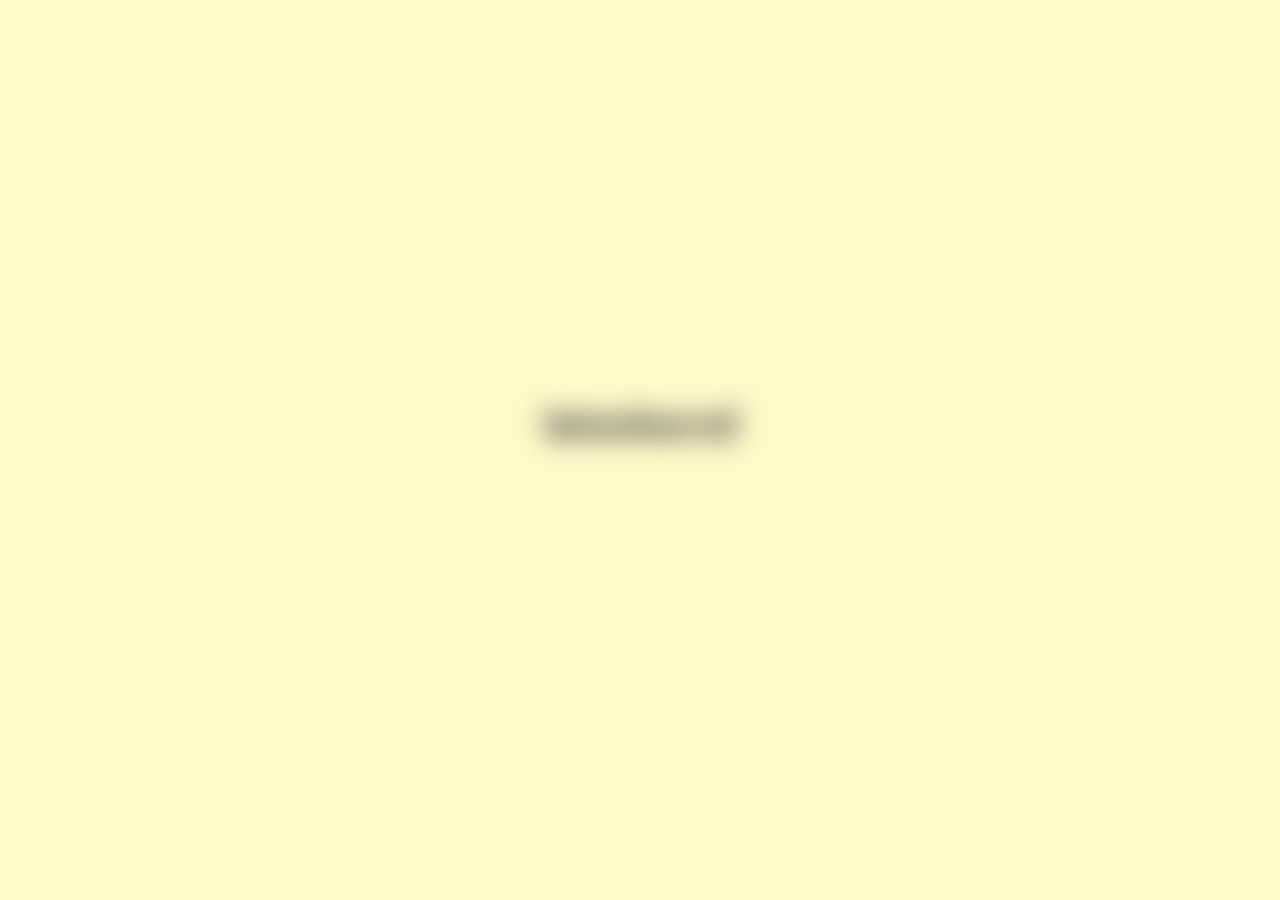
<file: weekendindexV1.html>
<!doctype html>
<html lang="en">
<head>
<meta charset="UTF-8" />
<meta name="viewport" content="width=device-width, initial-scale=1.0" />
<title>Weekend — Login</title>
<link rel="preconnect" href="https://fonts.googleapis.com" />
<link href="https://fonts.googleapis.com/css2?family=Baloo+2:wght@600&family=Work+Sans:wght@500&family=Poppins:wght@400;500;600&display=swap" rel="stylesheet" />
<style>
  :root {
    --color-bg: #fffbc9;
    --color-card: #fefeff;
    --color-text: #37323e;
    --color-accent: #6198ff;
    --color-border: rgba(55, 50, 62, 0.1);
  }

  * { box-sizing: border-box; }

  body {
    margin: 0;
    min-height: 100vh;
    background: var(--color-bg);
    display: flex;
    flex-direction: column;
    align-items: center;
    overflow: hidden;
    position: relative;
  }

  .header {
    text-align: center;
    padding: 0 24px;
    position: fixed;
    left: 50%;
    width: 100%;
    top: 50%;
    transform: translate(-50%, -50%);
    filter: blur(14px);
    transition: top 900ms cubic-bezier(0.22, 1, 0.36, 1), filter 900ms ease;
    z-index: 1;
  }

  .header.settled { top: 145px; filter: blur(0px); }

  .tagline {
    opacity: 0;
    transition: opacity 400ms ease;
  }

  .tagline.show { opacity: 1; }

  @property --hole {
    syntax: '<percentage>';
    inherits: false;
    initial-value: 0%;
  }

  .landing-overlay {
    position: fixed;
    inset: 0;
    z-index: 50;
    pointer-events: none;
    overflow: hidden;
  }

  .sky {
    position: absolute;
    inset: 0;
    background-image: url('assets/landing-sky.jpg');
    background-size: cover;
    background-position: center;
    transform: scale(1);
    opacity: 1;
    --hole: 0%;
    -webkit-mask-image: radial-gradient(circle at 50% 42%, transparent var(--hole), #000 calc(var(--hole) + 20%));
    mask-image: radial-gradient(circle at 50% 42%, transparent var(--hole), #000 calc(var(--hole) + 20%));
    transition: transform 500ms ease-in, --hole 1400ms cubic-bezier(0.4, 0, 0.2, 1), opacity 300ms ease 1300ms;
  }

  .landing-overlay.zoom .sky { transform: scale(1.18); }

  /* Clouds dissolve outward from the centre, leaving residual pieces
     lingering near the edges before the final opacity cleanup. */
  .landing-overlay.dissolve .sky { --hole: 85%; opacity: 0; }

  .header h1 {
    font-family: "Baloo 2", sans-serif;
    font-weight: 600;
    font-size: 48px;
    color: var(--color-text);
    margin: 0;
    clip-path: inset(0 0 0 42%);
    transition: clip-path 1400ms cubic-bezier(0.4, 0, 0.2, 1);
  }

  .header.reveal h1 { clip-path: inset(0 0 0 0%); }

  .header p {
    font-family: "Work Sans", sans-serif;
    font-weight: 500;
    font-size: 16px;
    letter-spacing: 1.28px;
    color: var(--color-text);
    margin: 12px 0 0;
  }

  .card {
    background: var(--color-card);
    width: min(376px, calc(100% - 32px));
    border-radius: 30px 30px 0 0;
    margin-top: 60px;
    padding: 40px 26px 48px;
    position: fixed;
    left: 50%;
    bottom: 0;
    overflow-y: auto;
    transform: translate(-50%, 120%);
    transition: transform 550ms cubic-bezier(0.16, 1, 0.3, 1), top 400ms ease, height 400ms ease, margin-top 400ms ease;
    z-index: 2;
  }

  .card.in { transform: translate(-50%, 0); }

  /* Register / Forgot Password share this taller card: title + white
     area sit higher than the branded Login card. */
  .card.secondary {
    top: 96px;
    height: calc(100% - 96px);
    margin-top: 0;
  }

  .panel { display: none; flex-direction: column; gap: 20px; width: 100%; }
  .panel.active { display: flex; }

  .panel h2 {
    font-family: "Poppins", sans-serif;
    font-weight: 600;
    font-size: 40px;
    color: var(--color-accent);
    margin: 0 0 6px;
  }

  .field { display: flex; flex-direction: column; gap: 6px; }

  .field label {
    font-family: "Poppins", sans-serif;
    font-size: 14px;
    color: var(--color-accent);
  }

  .field .input-wrap { position: relative; }

  .field input {
    width: 100%;
    height: 40px;
    border: 1px solid var(--color-border);
    border-radius: 12px;
    padding: 8px 16px;
    font-family: "Poppins", sans-serif;
    font-size: 14px;
    color: var(--color-text);
    background: var(--color-card);
  }

  .field input:focus { outline: none; border-color: var(--color-accent); }

  .eye-toggle {
    position: absolute;
    right: 12px;
    top: 50%;
    transform: translateY(-50%);
    background: none;
    border: none;
    cursor: pointer;
    padding: 4px;
    color: var(--color-text);
    display: flex;
  }

  .row {
    display: flex;
    justify-content: space-between;
    align-items: center;
    font-family: "Poppins", sans-serif;
    font-size: 14px;
  }

  .remember { display: flex; align-items: center; gap: 6px; color: var(--color-text); }
  .remember input { width: 18px; height: 18px; }

  .agree-row {
    display: flex;
    align-items: flex-start;
    gap: 8px;
    font-family: "Poppins", sans-serif;
    font-size: 14px;
    color: var(--color-text);
  }
  .agree-row input { width: 18px; height: 18px; margin-top: 1px; flex-shrink: 0; }
  .agree-row .accent { color: var(--color-accent); }

  a.link, .link-btn {
    color: var(--color-accent);
    text-decoration: none;
    font-family: "Poppins", sans-serif;
    font-weight: 500;
    font-size: 14px;
    background: none;
    border: none;
    cursor: pointer;
    padding: 0;
  }

  .otp-row { display: flex; justify-content: space-between; align-items: center; }
  .otp-row .send { font-family: "Poppins", sans-serif; font-weight: 500; font-size: 14px; color: var(--color-text); background: none; border: none; cursor: pointer; padding: 0; }
  .otp-row .resend { font-size: 13px; color: var(--color-accent); }

  .btn {
    height: 48px;
    border-radius: 4px;
    border: none;
    font-family: "Poppins", sans-serif;
    font-weight: 600;
    font-size: 14px;
    cursor: pointer;
  }

  .btn-primary { background: var(--color-accent); color: var(--color-card); }
  .btn-ghost { background: transparent; color: var(--color-accent); }
  .btn-quiet { background: transparent; color: var(--color-text); font-size: 12px; }

  .actions { display: flex; flex-direction: column; gap: 4px; }
</style>
</head>
<body>
  <div class="landing-overlay" id="landing-overlay">
    <div class="sky" id="sky"></div>
  </div>

  <div class="header" id="header">
    <h1>Weekend</h1>
    <p class="tagline" id="tagline">STOP DOOMSCROLLING<br />START DOING</p>
  </div>

  <div class="card" id="card">
    <form class="panel active" id="login-panel">
      <h2>Login</h2>
      <div class="field">
        <label for="login-email">Email</label>
        <div class="input-wrap"><input id="login-email" type="email" /></div>
      </div>
      <div class="field">
        <label for="login-password">Password</label>
        <div class="input-wrap">
          <input id="login-password" type="password" />
          <button type="button" class="eye-toggle" data-target="login-password" aria-label="Show password">
            <svg width="20" height="20" viewBox="0 0 24 24" fill="none" stroke="currentColor" stroke-width="1.6"><path d="M2 12s3.5-7 10-7 10 7 10 7-3.5 7-10 7-10-7-10-7Z"/><circle cx="12" cy="12" r="3"/></svg>
          </button>
        </div>
      </div>
      <div class="row">
        <label class="remember"><input type="checkbox" />Remember me</label>
        <button type="button" class="link-btn" data-goto="forgot-panel">Forgot Password</button>
      </div>
      <div class="actions">
        <button type="submit" class="btn btn-primary">Login</button>
        <button type="button" class="btn btn-ghost" data-goto="register-panel">Register</button>
        <button type="button" class="btn btn-quiet">Continue as Guest</button>
      </div>
    </form>

    <form class="panel" id="forgot-panel">
      <h2>Forgot Pass</h2>
      <div class="field">
        <label for="forgot-email">Email</label>
        <div class="input-wrap"><input id="forgot-email" type="email" /></div>
      </div>
      <div class="otp-row">
        <button type="button" class="send" id="send-otp">Send OTP</button>
        <span class="resend" id="resend-timer"></span>
      </div>
      <div class="field">
        <label for="otp">OTP</label>
        <div class="input-wrap"><input id="otp" type="text" inputmode="numeric" /></div>
      </div>
      <div class="actions">
        <button type="submit" class="btn btn-primary">Verify</button>
        <button type="button" class="link-btn" data-goto="login-panel" style="align-self:center;margin-top:8px;">Back to Login</button>
      </div>
    </form>

    <form class="panel" id="register-panel">
      <h2>Register</h2>
      <div class="field">
        <label for="register-name">Name</label>
        <div class="input-wrap"><input id="register-name" type="text" /></div>
      </div>
      <div class="field">
        <label for="register-email">Email</label>
        <div class="input-wrap"><input id="register-email" type="email" /></div>
      </div>
      <div class="field">
        <label for="register-password">Password</label>
        <div class="input-wrap">
          <input id="register-password" type="password" />
          <button type="button" class="eye-toggle" data-target="register-password" aria-label="Show password">
            <svg width="20" height="20" viewBox="0 0 24 24" fill="none" stroke="currentColor" stroke-width="1.6"><path d="M2 12s3.5-7 10-7 10 7 10 7-3.5 7-10 7-10-7-10-7Z"/><circle cx="12" cy="12" r="3"/></svg>
          </button>
        </div>
      </div>
      <div class="field">
        <label for="register-confirm">Confirm Password</label>
        <div class="input-wrap">
          <input id="register-confirm" type="password" />
          <button type="button" class="eye-toggle" data-target="register-confirm" aria-label="Show password">
            <svg width="20" height="20" viewBox="0 0 24 24" fill="none" stroke="currentColor" stroke-width="1.6"><path d="M2 12s3.5-7 10-7 10 7 10 7-3.5 7-10 7-10-7-10-7Z"/><circle cx="12" cy="12" r="3"/></svg>
          </button>
        </div>
      </div>
      <label class="agree-row">
        <input type="checkbox" />
        <span>I <span class="accent">agree</span> to all terms and conditions</span>
      </label>
      <div class="actions">
        <button type="submit" class="btn btn-primary">Register</button>
        <button type="button" class="link-btn" data-goto="login-panel" style="align-self:center;margin-top:8px;">Login</button>
      </div>
    </form>

    <form class="panel" id="reset-panel">
      <h2>Reset Pass</h2>
      <div class="field">
        <label for="reset-password">Password</label>
        <div class="input-wrap">
          <input id="reset-password" type="password" />
          <button type="button" class="eye-toggle" data-target="reset-password" aria-label="Show password">
            <svg width="20" height="20" viewBox="0 0 24 24" fill="none" stroke="currentColor" stroke-width="1.6"><path d="M2 12s3.5-7 10-7 10 7 10 7-3.5 7-10 7-10-7-10-7Z"/><circle cx="12" cy="12" r="3"/></svg>
          </button>
        </div>
      </div>
      <div class="field">
        <label for="reset-confirm">Confirm Password</label>
        <div class="input-wrap">
          <input id="reset-confirm" type="password" />
          <button type="button" class="eye-toggle" data-target="reset-confirm" aria-label="Show password">
            <svg width="20" height="20" viewBox="0 0 24 24" fill="none" stroke="currentColor" stroke-width="1.6"><path d="M2 12s3.5-7 10-7 10 7 10 7-3.5 7-10 7-10-7-10-7Z"/><circle cx="12" cy="12" r="3"/></svg>
          </button>
        </div>
      </div>
      <div class="actions">
        <button type="submit" class="btn btn-primary">Submit</button>
      </div>
    </form>
  </div>

<script>
  const card = document.getElementById('card');
  const overlay = document.getElementById('landing-overlay');
  const header = document.getElementById('header');
  const tagline = document.getElementById('tagline');

  setTimeout(() => overlay.classList.add('zoom'), 200);       // 0.2s: sky illustration zooms in, still whole (500ms)
  setTimeout(() => {                                          // 0.7s: clouds dissolve outward from centre while
    overlay.classList.add('dissolve');                        //       "Weekend" reveals left-to-right, in sync (1400ms)
    header.classList.add('reveal');
  }, 700);
  setTimeout(() => overlay.remove(), 2350);                    // 2.35s: dissolve finished, drop the overlay from the DOM
  setTimeout(() => header.classList.add('settled'), 2500);     // 2.5s: blurry centered logo rises + sharpens together (900ms)
  setTimeout(() => tagline.classList.add('show'), 3400);       // 3.4s: tagline fades in once logo has settled
  setTimeout(() => card.classList.add('in'), 3800);            // 3.8s: login card rises into place

  document.querySelectorAll('.eye-toggle').forEach(btn => {
    btn.addEventListener('click', () => {
      const input = document.getElementById(btn.dataset.target);
      input.type = input.type === 'password' ? 'text' : 'password';
    });
  });

  function setPanel(id) {
    document.querySelectorAll('.panel').forEach(p => p.classList.remove('active'));
    document.getElementById(id).classList.add('active');
    card.classList.toggle('secondary', id !== 'login-panel');
  }

  document.querySelectorAll('[data-goto]').forEach(btn => {
    btn.addEventListener('click', () => setPanel(btn.dataset.goto));
  });

  let resendTimer = null;
  document.getElementById('send-otp').addEventListener('click', () => {
    let seconds = 59;
    const label = document.getElementById('resend-timer');
    clearInterval(resendTimer);
    label.textContent = `Resend in ${seconds}s`;
    resendTimer = setInterval(() => {
      seconds -= 1;
      label.textContent = seconds > 0 ? `Resend in ${seconds}s` : '';
      if (seconds <= 0) clearInterval(resendTimer);
    }, 1000);
  });

  document.getElementById('login-panel').addEventListener('submit', e => e.preventDefault());
  document.getElementById('forgot-panel').addEventListener('submit', e => { e.preventDefault(); setPanel('reset-panel'); });
  document.getElementById('register-panel').addEventListener('submit', e => { e.preventDefault(); setPanel('login-panel'); });
  document.getElementById('reset-panel').addEventListener('submit', e => { e.preventDefault(); setPanel('login-panel'); });
</script>
</body>
</html>
</file>
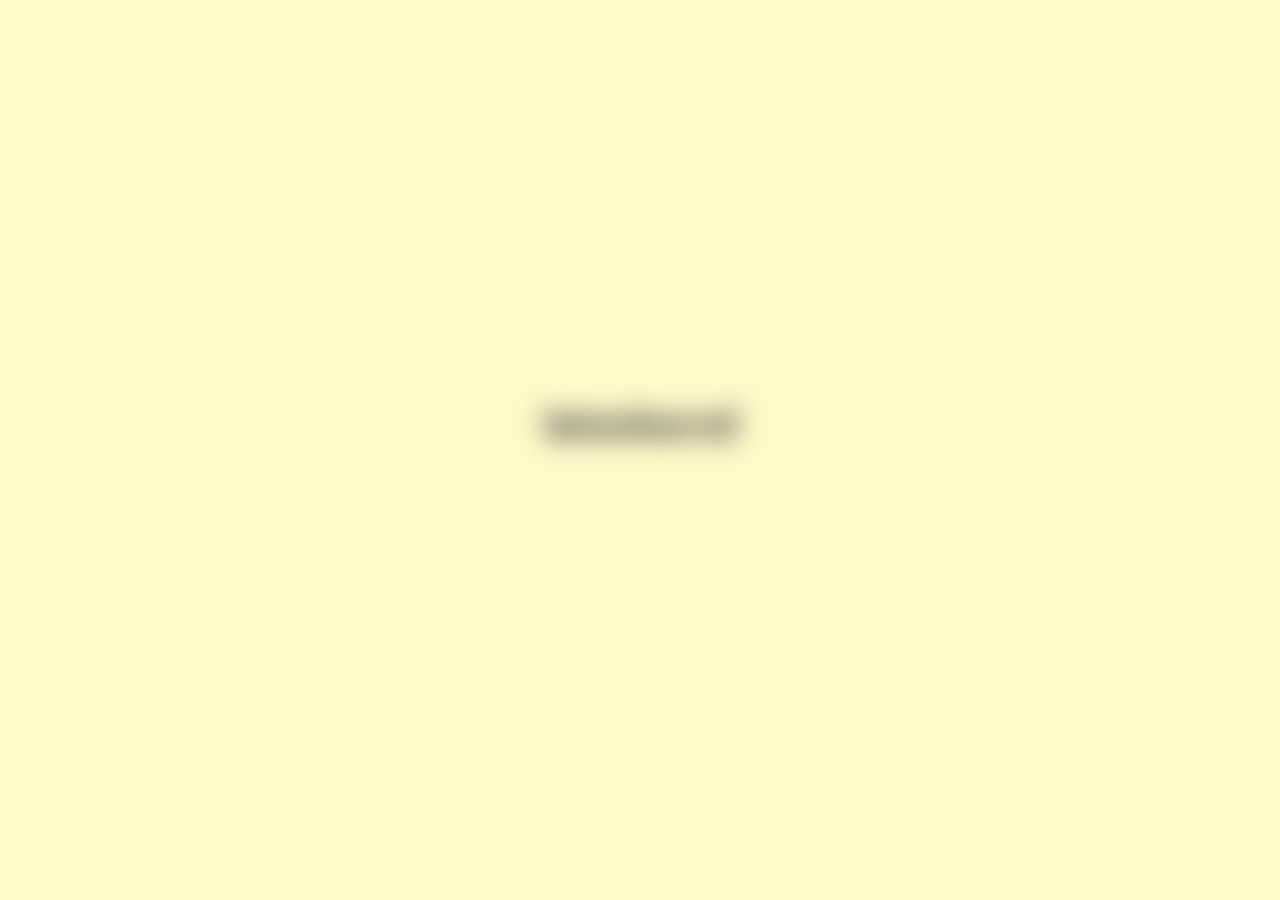
<file: weekendindexV2.html>
<!doctype html>
<html lang="en">
<head>
<meta charset="UTF-8" />
<meta name="viewport" content="width=device-width, initial-scale=1.0" />
<title>Weekend — Login</title>
<link rel="preconnect" href="https://fonts.googleapis.com" />
<link href="https://fonts.googleapis.com/css2?family=Baloo+2:wght@600&family=Work+Sans:wght@500&family=Poppins:wght@400;500;600&display=swap" rel="stylesheet" />
<style>
  :root {
    --color-bg: #fffbc9;
    --color-card: #fefeff;
    --color-text: #37323e;
    --color-accent: #6198ff;
    --color-border: rgba(55, 50, 62, 0.1);
  }

  * { box-sizing: border-box; }

  body {
    margin: 0;
    min-height: 100vh;
    background: var(--color-bg);
    display: flex;
    flex-direction: column;
    align-items: center;
    overflow: hidden;
    position: relative;
  }

  .header {
    text-align: center;
    padding: 0 24px;
    position: fixed;
    left: 50%;
    width: 100%;
    top: 50%;
    transform: translate(-50%, -50%);
    filter: blur(14px);
    transition: top 900ms cubic-bezier(0.22, 1, 0.36, 1), filter 900ms ease;
    z-index: 1;
  }

  .header.settled { top: 145px; filter: blur(0px); }

  .tagline {
    opacity: 0;
    transition: opacity 400ms ease;
  }

  .tagline.show { opacity: 1; }

  .landing-overlay {
    position: fixed;
    inset: 0;
    z-index: 50;
    pointer-events: none;
    overflow: hidden;
  }

  .sky-wrap {
    position: absolute;
    inset: 0;
    display: flex;
    transition: transform 500ms ease-in;
  }

  .landing-overlay.zoom .sky-wrap { transform: scale(1.18); }

  .sky-half {
    width: 50%;
    height: 100%;
    background-image: url('assets/landing-sky.jpg');
    background-size: 200% 100%;
    transition: transform 900ms cubic-bezier(0.65, 0, 0.35, 1);
  }

  .sky-left { background-position: left center; }
  .sky-right { background-position: right center; }

  .landing-overlay.open .sky-left { transform: translateX(-100%); }
  .landing-overlay.open .sky-right { transform: translateX(100%); }

  .header h1 {
    font-family: "Baloo 2", sans-serif;
    font-weight: 600;
    font-size: 48px;
    color: var(--color-text);
    margin: 0;
  }

  .header p {
    font-family: "Work Sans", sans-serif;
    font-weight: 500;
    font-size: 16px;
    letter-spacing: 1.28px;
    color: var(--color-text);
    margin: 12px 0 0;
  }

  .card {
    background: var(--color-card);
    width: min(376px, calc(100% - 32px));
    border-radius: 30px 30px 0 0;
    margin-top: 60px;
    padding: 40px 26px 48px;
    position: fixed;
    left: 50%;
    bottom: 0;
    overflow-y: auto;
    transform: translate(-50%, 120%);
    transition: transform 550ms cubic-bezier(0.16, 1, 0.3, 1), top 400ms ease, height 400ms ease, margin-top 400ms ease;
    z-index: 2;
  }

  .card.in { transform: translate(-50%, 0); }

  /* Register / Forgot Password share this taller card: title + white
     area sit higher than the branded Login card. */
  .card.secondary {
    top: 96px;
    height: calc(100% - 96px);
    margin-top: 0;
  }

  .panel { display: none; flex-direction: column; gap: 20px; width: 100%; }
  .panel.active { display: flex; }

  .panel h2 {
    font-family: "Poppins", sans-serif;
    font-weight: 600;
    font-size: 40px;
    color: var(--color-accent);
    margin: 0 0 6px;
  }

  .field { display: flex; flex-direction: column; gap: 6px; }

  .field label {
    font-family: "Poppins", sans-serif;
    font-size: 14px;
    color: var(--color-accent);
  }

  .field .input-wrap { position: relative; }

  .field input {
    width: 100%;
    height: 40px;
    border: 1px solid var(--color-border);
    border-radius: 12px;
    padding: 8px 16px;
    font-family: "Poppins", sans-serif;
    font-size: 14px;
    color: var(--color-text);
    background: var(--color-card);
  }

  .field input:focus { outline: none; border-color: var(--color-accent); }

  .eye-toggle {
    position: absolute;
    right: 12px;
    top: 50%;
    transform: translateY(-50%);
    background: none;
    border: none;
    cursor: pointer;
    padding: 4px;
    color: var(--color-text);
    display: flex;
  }

  .row {
    display: flex;
    justify-content: space-between;
    align-items: center;
    font-family: "Poppins", sans-serif;
    font-size: 14px;
  }

  .remember { display: flex; align-items: center; gap: 6px; color: var(--color-text); }
  .remember input { width: 18px; height: 18px; }

  .agree-row {
    display: flex;
    align-items: flex-start;
    gap: 8px;
    font-family: "Poppins", sans-serif;
    font-size: 14px;
    color: var(--color-text);
  }
  .agree-row input { width: 18px; height: 18px; margin-top: 1px; flex-shrink: 0; }
  .agree-row .accent { color: var(--color-accent); }

  a.link, .link-btn {
    color: var(--color-accent);
    text-decoration: none;
    font-family: "Poppins", sans-serif;
    font-weight: 500;
    font-size: 14px;
    background: none;
    border: none;
    cursor: pointer;
    padding: 0;
  }

  .otp-row { display: flex; justify-content: space-between; align-items: center; }
  .otp-row .send { font-family: "Poppins", sans-serif; font-weight: 500; font-size: 14px; color: var(--color-text); background: none; border: none; cursor: pointer; padding: 0; }
  .otp-row .resend { font-size: 13px; color: var(--color-accent); }

  .btn {
    height: 48px;
    border-radius: 4px;
    border: none;
    font-family: "Poppins", sans-serif;
    font-weight: 600;
    font-size: 14px;
    cursor: pointer;
  }

  .btn-primary { background: var(--color-accent); color: var(--color-card); }
  .btn-ghost { background: transparent; color: var(--color-accent); }
  .btn-quiet { background: transparent; color: var(--color-text); font-size: 12px; }

  .actions { display: flex; flex-direction: column; gap: 4px; }
</style>
</head>
<body>
  <div class="landing-overlay" id="landing-overlay">
    <div class="sky-wrap" id="sky-wrap">
      <div class="sky-half sky-left"></div>
      <div class="sky-half sky-right"></div>
    </div>
  </div>

  <div class="header" id="header">
    <h1>Weekend</h1>
    <p class="tagline" id="tagline">STOP DOOMSCROLLING<br />START DOING</p>
  </div>

  <div class="card" id="card">
    <form class="panel active" id="login-panel">
      <h2>Login</h2>
      <div class="field">
        <label for="login-email">Email</label>
        <div class="input-wrap"><input id="login-email" type="email" /></div>
      </div>
      <div class="field">
        <label for="login-password">Password</label>
        <div class="input-wrap">
          <input id="login-password" type="password" />
          <button type="button" class="eye-toggle" data-target="login-password" aria-label="Show password">
            <svg width="20" height="20" viewBox="0 0 24 24" fill="none" stroke="currentColor" stroke-width="1.6"><path d="M2 12s3.5-7 10-7 10 7 10 7-3.5 7-10 7-10-7-10-7Z"/><circle cx="12" cy="12" r="3"/></svg>
          </button>
        </div>
      </div>
      <div class="row">
        <label class="remember"><input type="checkbox" />Remember me</label>
        <button type="button" class="link-btn" data-goto="forgot-panel">Forgot Password</button>
      </div>
      <div class="actions">
        <button type="submit" class="btn btn-primary">Login</button>
        <button type="button" class="btn btn-ghost" data-goto="register-panel">Register</button>
        <button type="button" class="btn btn-quiet">Continue as Guest</button>
      </div>
    </form>

    <form class="panel" id="forgot-panel">
      <h2>Forgot Pass</h2>
      <div class="field">
        <label for="forgot-email">Email</label>
        <div class="input-wrap"><input id="forgot-email" type="email" /></div>
      </div>
      <div class="otp-row">
        <button type="button" class="send" id="send-otp">Send OTP</button>
        <span class="resend" id="resend-timer"></span>
      </div>
      <div class="field">
        <label for="otp">OTP</label>
        <div class="input-wrap"><input id="otp" type="text" inputmode="numeric" /></div>
      </div>
      <div class="actions">
        <button type="submit" class="btn btn-primary">Verify</button>
        <button type="button" class="link-btn" data-goto="login-panel" style="align-self:center;margin-top:8px;">Back to Login</button>
      </div>
    </form>

    <form class="panel" id="register-panel">
      <h2>Register</h2>
      <div class="field">
        <label for="register-name">Name</label>
        <div class="input-wrap"><input id="register-name" type="text" /></div>
      </div>
      <div class="field">
        <label for="register-email">Email</label>
        <div class="input-wrap"><input id="register-email" type="email" /></div>
      </div>
      <div class="field">
        <label for="register-password">Password</label>
        <div class="input-wrap">
          <input id="register-password" type="password" />
          <button type="button" class="eye-toggle" data-target="register-password" aria-label="Show password">
            <svg width="20" height="20" viewBox="0 0 24 24" fill="none" stroke="currentColor" stroke-width="1.6"><path d="M2 12s3.5-7 10-7 10 7 10 7-3.5 7-10 7-10-7-10-7Z"/><circle cx="12" cy="12" r="3"/></svg>
          </button>
        </div>
      </div>
      <div class="field">
        <label for="register-confirm">Confirm Password</label>
        <div class="input-wrap">
          <input id="register-confirm" type="password" />
          <button type="button" class="eye-toggle" data-target="register-confirm" aria-label="Show password">
            <svg width="20" height="20" viewBox="0 0 24 24" fill="none" stroke="currentColor" stroke-width="1.6"><path d="M2 12s3.5-7 10-7 10 7 10 7-3.5 7-10 7-10-7-10-7Z"/><circle cx="12" cy="12" r="3"/></svg>
          </button>
        </div>
      </div>
      <label class="agree-row">
        <input type="checkbox" />
        <span>I <span class="accent">agree</span> to all terms and conditions</span>
      </label>
      <div class="actions">
        <button type="submit" class="btn btn-primary">Register</button>
        <button type="button" class="link-btn" data-goto="login-panel" style="align-self:center;margin-top:8px;">Login</button>
      </div>
    </form>

    <form class="panel" id="reset-panel">
      <h2>Reset Pass</h2>
      <div class="field">
        <label for="reset-password">Password</label>
        <div class="input-wrap">
          <input id="reset-password" type="password" />
          <button type="button" class="eye-toggle" data-target="reset-password" aria-label="Show password">
            <svg width="20" height="20" viewBox="0 0 24 24" fill="none" stroke="currentColor" stroke-width="1.6"><path d="M2 12s3.5-7 10-7 10 7 10 7-3.5 7-10 7-10-7-10-7Z"/><circle cx="12" cy="12" r="3"/></svg>
          </button>
        </div>
      </div>
      <div class="field">
        <label for="reset-confirm">Confirm Password</label>
        <div class="input-wrap">
          <input id="reset-confirm" type="password" />
          <button type="button" class="eye-toggle" data-target="reset-confirm" aria-label="Show password">
            <svg width="20" height="20" viewBox="0 0 24 24" fill="none" stroke="currentColor" stroke-width="1.6"><path d="M2 12s3.5-7 10-7 10 7 10 7-3.5 7-10 7-10-7-10-7Z"/><circle cx="12" cy="12" r="3"/></svg>
          </button>
        </div>
      </div>
      <div class="actions">
        <button type="submit" class="btn btn-primary">Submit</button>
      </div>
    </form>
  </div>

<script>
  const card = document.getElementById('card');
  const overlay = document.getElementById('landing-overlay');
  const header = document.getElementById('header');
  const tagline = document.getElementById('tagline');

  setTimeout(() => overlay.classList.add('zoom'), 200);      // 0.2s: sky illustration zooms in, still whole
  setTimeout(() => overlay.classList.add('open'), 700);      // 0.7s: splits down the middle, halves slide off left/right (900ms)
  setTimeout(() => overlay.remove(), 1650);                  // 1.65s: opening finished, drop the overlay from the DOM
  setTimeout(() => header.classList.add('settled'), 1900);   // 1.9s: blurry centered logo rises + sharpens together (900ms)
  setTimeout(() => tagline.classList.add('show'), 2800);     // 2.8s: tagline fades in once logo has settled
  setTimeout(() => card.classList.add('in'), 3200);          // 3.2s: login card rises into place

  document.querySelectorAll('.eye-toggle').forEach(btn => {
    btn.addEventListener('click', () => {
      const input = document.getElementById(btn.dataset.target);
      input.type = input.type === 'password' ? 'text' : 'password';
    });
  });

  function setPanel(id) {
    document.querySelectorAll('.panel').forEach(p => p.classList.remove('active'));
    document.getElementById(id).classList.add('active');
    card.classList.toggle('secondary', id !== 'login-panel');
  }

  document.querySelectorAll('[data-goto]').forEach(btn => {
    btn.addEventListener('click', () => setPanel(btn.dataset.goto));
  });

  let resendTimer = null;
  document.getElementById('send-otp').addEventListener('click', () => {
    let seconds = 59;
    const label = document.getElementById('resend-timer');
    clearInterval(resendTimer);
    label.textContent = `Resend in ${seconds}s`;
    resendTimer = setInterval(() => {
      seconds -= 1;
      label.textContent = seconds > 0 ? `Resend in ${seconds}s` : '';
      if (seconds <= 0) clearInterval(resendTimer);
    }, 1000);
  });

  document.getElementById('login-panel').addEventListener('submit', e => e.preventDefault());
  document.getElementById('forgot-panel').addEventListener('submit', e => { e.preventDefault(); setPanel('reset-panel'); });
  document.getElementById('register-panel').addEventListener('submit', e => { e.preventDefault(); setPanel('login-panel'); });
  document.getElementById('reset-panel').addEventListener('submit', e => { e.preventDefault(); setPanel('login-panel'); });
</script>
</body>
</html>
</file>
<file: style.css>
/* ==========================================================================
   Today — shared design tokens & base styles
   Used by: onboarding1.html, onboarding2.html, onboarding3.html, home.html
   Matches the existing login flow (index.html) exactly.
   ========================================================================== */

@import url('https://fonts.googleapis.com/css2?family=Baloo+2:wght@600&family=Work+Sans:wght@500&family=Poppins:wght@400;500;600&display=swap');

:root {
  /* Color */
  --color-bg: #fffbc9;
  --color-card: #fefeff;
  --color-text: #37323e;
  --color-text-soft: rgba(55, 50, 62, 0.62);
  --color-accent: #6198ff;
  --color-accent-soft: #eef3ff;
  --color-orange: #ffb37a;
  --color-border: rgba(55, 50, 62, 0.1);

  /* Type */
  --font-display: "Baloo 2", sans-serif;
  --font-heading: "Poppins", sans-serif;
  --font-body: "Work Sans", sans-serif;

  /* Radius */
  --radius-lg: 32px;
  --radius-md: 24px;
  --radius-sm: 14px;
  --radius-pill: 999px;

  /* Spacing */
  --space-1: 4px;
  --space-2: 8px;
  --space-3: 12px;
  --space-4: 16px;
  --space-5: 24px;
  --space-6: 32px;
  --space-7: 48px;

  /* Shadow */
  --shadow-soft: 0 12px 32px rgba(55, 50, 62, 0.08);
  --shadow-card: 0 4px 16px rgba(55, 50, 62, 0.06);

  /* Motion */
  --ease-out: cubic-bezier(0.16, 1, 0.3, 1);
  --ease-standard: cubic-bezier(0.4, 0, 0.2, 1);
}

* { box-sizing: border-box; }

/* Reset default UA button chrome for interactive elements authored as
   <button> (nav items, settings rows, chips, option cards, etc.) so
   their existing component styles apply cleanly. */
button.nav-item,
button.settings-row,
button.option-card,
button.chip,
button.filter-chip,
button.mode-card,
button.icon-option {
  appearance: none;
  -webkit-appearance: none;
  margin: 0;
  font: inherit;
  color: inherit;
}

html, body {
  margin: 0;
  height: 100%;
}

body {
  background: var(--color-bg);
  color: var(--color-text);
  font-family: var(--font-body);
  display: flex;
  flex-direction: column;
  align-items: center;
  min-height: 100vh;
  overflow-x: hidden;
}

/* ---- Page shell -------------------------------------------------------- */

.screen {
  width: 100%;
  max-width: 430px;
  min-height: 100vh;
  display: flex;
  flex-direction: column;
  padding: var(--space-6) var(--space-5) var(--space-5);
  opacity: 0;
  transform: translateY(8px);
  animation: screen-in 500ms var(--ease-out) forwards;
}

@keyframes screen-in {
  to { opacity: 1; transform: translateY(0); }
}

.screen.fade-out {
  animation: screen-out 320ms var(--ease-standard) forwards;
}

@keyframes screen-out {
  to { opacity: 0; transform: translateY(-8px); }
}

/* ---- Progress dots ------------------------------------------------------ */

.progress-dots {
  display: flex;
  justify-content: center;
  gap: var(--space-2);
  margin: 0 0 var(--space-5);
}

.progress-dots span {
  width: 8px;
  height: 8px;
  border-radius: 50%;
  background: var(--color-border);
  transition: background 300ms var(--ease-standard), transform 300ms var(--ease-standard);
}

.progress-dots span.active {
  background: var(--color-accent);
  transform: scale(1.25);
}

/* ---- Typography ---------------------------------------------------------- */

h1.title {
  font-family: var(--font-display);
  font-weight: 600;
  font-size: 30px;
  line-height: 1.2;
  margin: 0 0 var(--space-2);
  text-align: center;
}

p.subtitle {
  font-family: var(--font-body);
  font-size: 15px;
  line-height: 1.5;
  color: var(--color-text-soft);
  margin: 0 0 var(--space-6);
  text-align: center;
}

h2.section-title {
  font-family: var(--font-heading);
  font-weight: 600;
  font-size: 17px;
  margin: 0 0 var(--space-3);
}

/* ---- Buttons -------------------------------------------------------------- */

.btn {
  height: 52px;
  flex-shrink: 0;
  border-radius: var(--radius-pill);
  border: none;
  font-family: var(--font-heading);
  font-weight: 600;
  font-size: 15px;
  cursor: pointer;
  transition: transform 150ms var(--ease-standard), opacity 200ms var(--ease-standard), box-shadow 200ms var(--ease-standard);
}

.btn:active { transform: scale(0.97); }

.btn-primary {
  background: var(--color-accent);
  color: var(--color-card);
  box-shadow: var(--shadow-soft);
}

.btn-primary:disabled {
  opacity: 0.4;
  cursor: not-allowed;
  box-shadow: none;
}

/* ---- Chips ----------------------------------------------------------------- */

.chip-grid {
  display: grid;
  grid-template-columns: repeat(3, 1fr);
  gap: var(--space-2);
}

.chip {
  display: inline-flex;
  align-items: center;
  justify-content: center;
  gap: 6px;
  padding: 9px 8px;
  border-radius: var(--radius-pill);
  background: var(--color-card);
  border: 1px solid var(--color-border);
  font-family: var(--font-heading);
  font-size: 12.5px;
  font-weight: 500;
  color: var(--color-text);
  cursor: pointer;
  user-select: none;
  text-align: center;
  transition: transform 180ms var(--ease-standard), background 220ms var(--ease-standard), border-color 220ms var(--ease-standard), color 220ms var(--ease-standard);
}

.chip:active { transform: scale(0.95); }

.chip.selected {
  background: var(--color-accent);
  border-color: var(--color-accent);
  color: var(--color-card);
  transform: scale(1.04);
}

.chip .check {
  width: 14px;
  height: 14px;
  opacity: 0;
  transform: scale(0.5);
  transition: opacity 180ms var(--ease-standard), transform 180ms var(--ease-standard);
}

.chip.selected .check {
  opacity: 1;
  transform: scale(1);
}

/* ---- Option cards (budget / distance / time) -------------------------------- */

.option-row {
  display: flex;
  flex-wrap: wrap;
  gap: var(--space-3);
  margin-bottom: var(--space-6);
}

.option-row.scroll {
  flex-wrap: nowrap;
  overflow-x: auto;
  scroll-snap-type: x proximity;
  padding-bottom: var(--space-2);
  -webkit-overflow-scrolling: touch;
}

.option-row.scroll .option-card {
  flex: 0 0 auto;
  scroll-snap-align: start;
}

.option-card {
  flex: 1 1 auto;
  min-width: 78px;
  padding: 14px 12px 17px;
  line-height: 1.3;
  border-radius: var(--radius-sm);
  background: var(--color-card);
  border: 1px solid var(--color-border);
  text-align: center;
  font-family: var(--font-heading);
  font-size: 13.5px;
  font-weight: 500;
  color: var(--color-text);
  cursor: pointer;
  transition: transform 180ms var(--ease-standard), background 220ms var(--ease-standard), border-color 220ms var(--ease-standard), color 220ms var(--ease-standard);
}

.option-card:active { transform: scale(0.96); }

.option-card.selected {
  background: var(--color-accent);
  border-color: var(--color-accent);
  color: var(--color-card);
}

/* ---- Stepped slider ------------------------------------------------------- */

.slider {
  position: relative;
  padding-top: 44px;
  margin-bottom: var(--space-6);
}

.slider-track {
  position: relative;
  height: 8px;
  border-radius: var(--radius-pill);
  background: var(--color-border);
}

.slider-fill {
  position: absolute;
  top: 0;
  left: 0;
  height: 100%;
  border-radius: var(--radius-pill);
  background: var(--color-accent);
  transition: width 180ms var(--ease-standard);
}

.slider-handle {
  position: absolute;
  top: 50%;
  width: 28px;
  height: 28px;
  border-radius: 50%;
  background: var(--color-card);
  border: 3px solid var(--color-accent);
  box-shadow: var(--shadow-card);
  transform: translate(-50%, -50%);
  cursor: grab;
  touch-action: none;
  transition: left 180ms var(--ease-standard);
}

.slider-handle:active { cursor: grabbing; }
.slider.dragging .slider-handle,
.slider.dragging .slider-fill { transition: none; }

.slider-handle:focus-visible {
  outline: 2px solid var(--color-accent);
  outline-offset: 3px;
}

.slider-tooltip {
  position: absolute;
  top: 0;
  transform: translate(-50%, 0);
  background: var(--color-text);
  color: var(--color-card);
  font-family: var(--font-heading);
  font-size: 12.5px;
  font-weight: 600;
  padding: 5px 10px;
  border-radius: 8px;
  white-space: nowrap;
  transition: left 180ms var(--ease-standard);
}

.slider-tooltip::after {
  content: "";
  position: absolute;
  top: 100%;
  left: 50%;
  transform: translateX(-50%);
  border: 5px solid transparent;
  border-top-color: var(--color-text);
}

.slider-end-labels {
  display: flex;
  justify-content: space-between;
  margin-top: var(--space-2);
  font-family: var(--font-body);
  font-size: 12px;
  color: var(--color-text-soft);
}

/* ---- Illustration / floating motifs ------------------------------------------ */

.illustration {
  position: relative;
  height: 220px;
  margin-bottom: var(--space-5);
}

.float, .drift-left, .drift-right {
  transform-box: fill-box;
  transform-origin: center;
}

.float {
  animation: float 4200ms ease-in-out infinite;
}

@keyframes float {
  0%, 100% { transform: translateY(0); }
  50% { transform: translateY(-10px); }
}

.drift-left {
  animation: drift-left 6000ms ease-in-out infinite;
}

@keyframes drift-left {
  0%, 100% { transform: translateX(0); }
  50% { transform: translateX(-22px); }
}

.drift-right {
  animation: drift-right 7000ms ease-in-out infinite;
}

@keyframes drift-right {
  0%, 100% { transform: translateX(0); }
  50% { transform: translateX(22px); }
}

@media (prefers-reduced-motion: reduce) {
  .screen, .float, .drift-left, .drift-right { animation: none !important; }
}

/* ---- Bottom nav: floating pill with active-pill highlight ---------------- */

.bottom-nav {
  position: fixed;
  left: 50%;
  bottom: 20px;
  transform: translateX(-50%);
  background: var(--color-card);
  border-radius: var(--radius-pill);
  box-shadow: var(--shadow-soft);
  display: flex;
  align-items: center;
  gap: 4px;
  padding: 8px;
  z-index: 5;
}

.nav-item {
  display: flex;
  align-items: center;
  gap: 6px;
  padding: 12px;
  border: none;
  background: none;
  border-radius: var(--radius-pill);
  color: var(--color-text-soft);
  font-family: var(--font-heading);
  font-size: 12.5px;
  font-weight: 600;
  cursor: pointer;
  transition: background 220ms var(--ease-standard), color 220ms var(--ease-standard), padding 220ms var(--ease-standard);
}

.nav-item svg {
  width: 22px;
  height: 22px;
  flex-shrink: 0;
}

.nav-item span {
  display: none;
  white-space: nowrap;
}

.nav-item.active {
  flex-direction: column;
  gap: 2px;
  background: var(--color-accent);
  color: var(--color-card);
  padding: 10px 16px;
}

.nav-item.active span {
  font-size: 10.5px;
}

.nav-item.active span {
  display: inline;
}

/* ---- Layout utilities (replace one-off inline styles) --------------------- */
.flex1 { flex: 1; }
.btn-block { width: 100%; }
.hidden { display: none; }
.spacer { flex: 1; min-height: 16px; }
.spacer-lg { flex: 1; min-height: 24px; }
</file>
